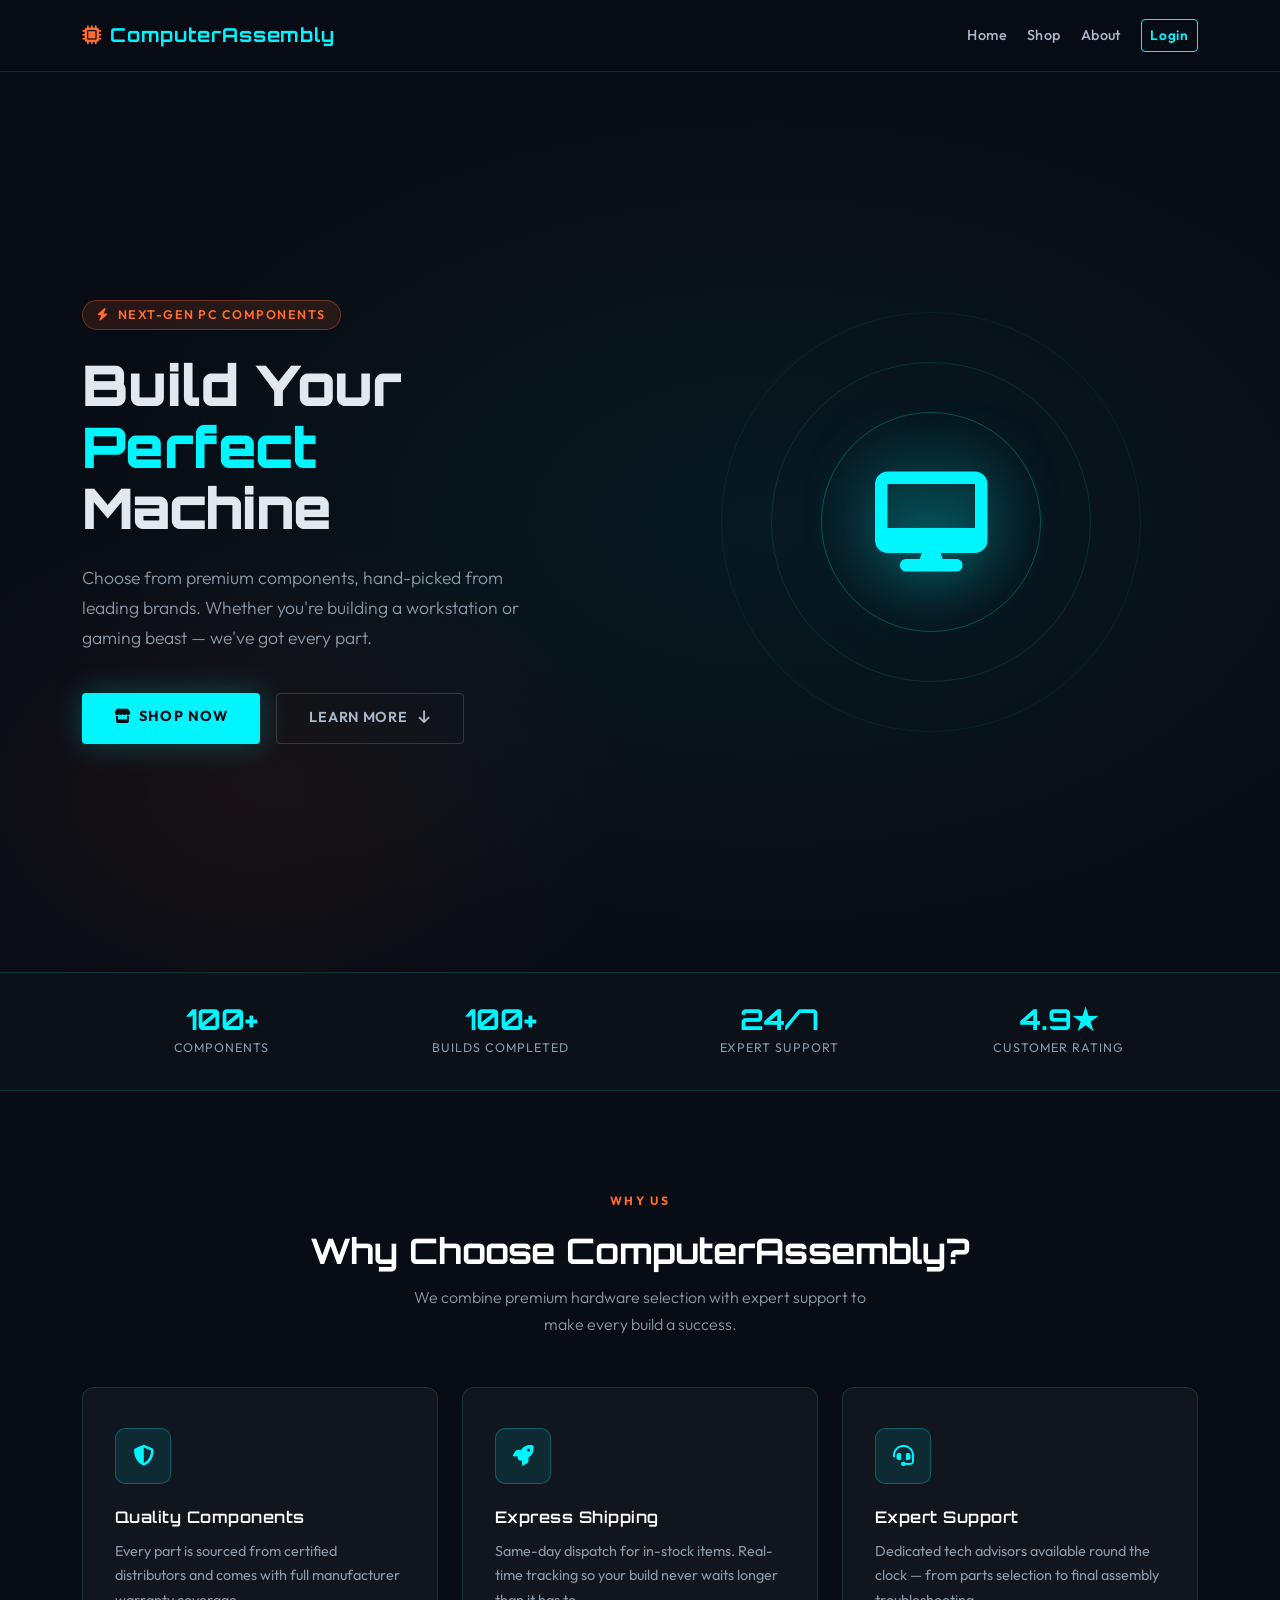
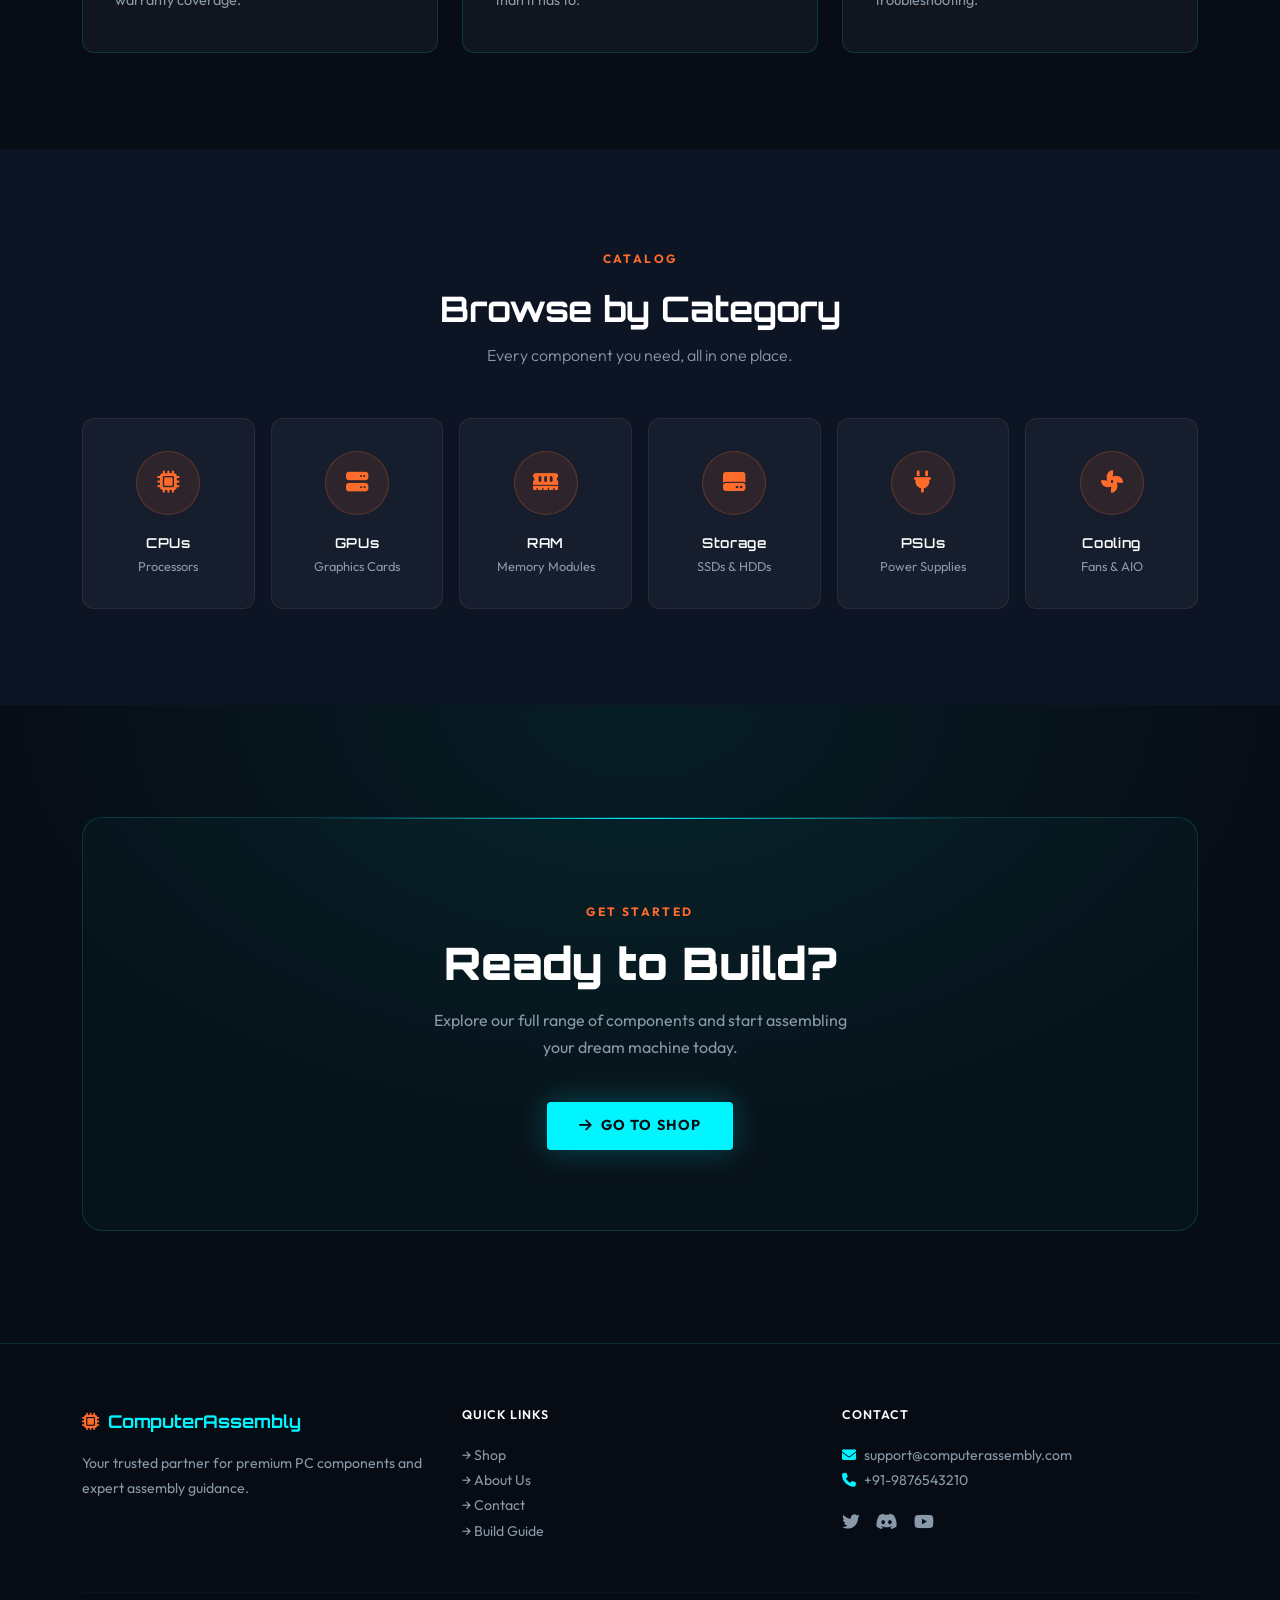
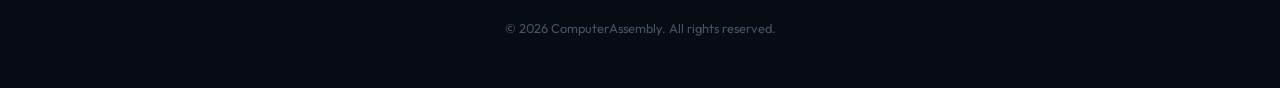
<file: computer-assembly/index.html>
<!DOCTYPE html>
<html lang="en">
<head>
    <meta charset="UTF-8">
    <meta name="viewport" content="width=device-width, initial-scale=1.0">
    <title>ComputerAssembly — Build Your PC</title>
    <link href="https://cdn.jsdelivr.net/npm/bootstrap@5.3.0/dist/css/bootstrap.min.css" rel="stylesheet">
    <link rel="stylesheet" href="https://cdnjs.cloudflare.com/ajax/libs/font-awesome/6.4.0/css/all.min.css">
    <link href="https://fonts.googleapis.com/css2?family=Orbitron:wght@400;600;700;900&family=Outfit:wght@300;400;500;600&display=swap" rel="stylesheet">

    <style>
        :root {
            --cyan: #00f5ff;
            --orange: #ff6b2b;
            --dark: #080c14;
            --dark2: #0d1424;
            --dark3: #111827;
            --card-bg: rgba(255,255,255,0.04);
            --border: rgba(0,245,255,0.15);
            --text-muted: #8899aa;
        }

        * { box-sizing: border-box; margin: 0; padding: 0; }

        body {
            background: var(--dark);
            color: #e2e8f0;
            font-family: 'Outfit', sans-serif;
            font-weight: 400;
            overflow-x: hidden;
        }

        /* ─── GRID OVERLAY ──────────────────────────── */
        body::before {
            content: '';
            position: fixed;
            inset: 0;
            background-image:
                linear-gradient(rgba(0,245,255,0.03) 1px, transparent 1px),
                linear-gradient(90deg, rgba(0,245,255,0.03) 1px, transparent 1px);
            background-size: 60px 60px;
            pointer-events: none;
            z-index: 0;
        }

        /* ─── NAVBAR ────────────────────────────────── */
        .navbar {
            background: rgba(8,12,20,0.85) !important;
            backdrop-filter: blur(20px);
            border-bottom: 1px solid var(--border);
            padding: 1rem 0;
            z-index: 100;
        }

        .navbar-brand {
            font-family: 'Orbitron', monospace;
            font-weight: 700;
            font-size: 1.2rem;
            color: var(--cyan) !important;
            letter-spacing: 0.05em;
            display: flex;
            align-items: center;
            gap: 0.5rem;
        }

        .navbar-brand i {
            color: var(--orange);
        }

        .nav-link {
            color: #aab8cc !important;
            font-weight: 500;
            letter-spacing: 0.03em;
            transition: color 0.2s;
            font-size: 0.9rem;
        }

        .nav-link:hover { color: var(--cyan) !important; }

        .btn-nav-login {
            background: transparent;
            border: 1px solid var(--cyan);
            color: var(--cyan) !important;
            padding: 0.35rem 1.1rem;
            border-radius: 4px;
            font-size: 0.85rem;
            font-weight: 600;
            letter-spacing: 0.06em;
            transition: all 0.25s;
        }

        .btn-nav-login:hover {
            background: var(--cyan);
            color: var(--dark) !important;
        }

        /* ─── HERO ──────────────────────────────────── */
        .hero {
            position: relative;
            min-height: 100vh;
            display: flex;
            align-items: center;
            overflow: hidden;
            background: radial-gradient(ellipse 80% 70% at 60% 50%, rgba(0,245,255,0.06) 0%, transparent 70%),
                        radial-gradient(ellipse 50% 50% at 20% 80%, rgba(255,107,43,0.07) 0%, transparent 60%),
                        var(--dark);
        }

        /* animated rings behind the icon */
        .hero-visual {
            position: relative;
            display: flex;
            align-items: center;
            justify-content: center;
            height: 400px;
        }

        .ring {
            position: absolute;
            border-radius: 50%;
            border: 1px solid;
            animation: pulse-ring 3s ease-in-out infinite;
        }

        .ring-1 { width: 220px; height: 220px; border-color: rgba(0,245,255,0.25); animation-delay: 0s; }
        .ring-2 { width: 320px; height: 320px; border-color: rgba(0,245,255,0.12); animation-delay: 0.6s; }
        .ring-3 { width: 420px; height: 420px; border-color: rgba(0,245,255,0.07); animation-delay: 1.2s; }

        @keyframes pulse-ring {
            0%, 100% { transform: scale(1); opacity: 1; }
            50% { transform: scale(1.05); opacity: 0.6; }
        }

        .hero-icon {
            font-size: 100px;
            color: var(--cyan);
            text-shadow: 0 0 60px rgba(0,245,255,0.5), 0 0 120px rgba(0,245,255,0.2);
            animation: float 4s ease-in-out infinite;
            position: relative;
            z-index: 2;
        }

        @keyframes float {
            0%, 100% { transform: translateY(0); }
            50% { transform: translateY(-14px); }
        }

        .hero-eyebrow {
            display: inline-flex;
            align-items: center;
            gap: 0.5rem;
            background: rgba(255,107,43,0.12);
            border: 1px solid rgba(255,107,43,0.35);
            color: var(--orange);
            padding: 0.3rem 0.9rem;
            border-radius: 50px;
            font-size: 0.78rem;
            font-weight: 600;
            letter-spacing: 0.12em;
            text-transform: uppercase;
            margin-bottom: 1.5rem;
        }

        .hero h1 {
            font-family: 'Orbitron', monospace;
            font-size: clamp(2rem, 5vw, 3.5rem);
            font-weight: 900;
            line-height: 1.1;
            letter-spacing: -0.01em;
            margin-bottom: 1.5rem;
        }

        .hero h1 .accent { color: var(--cyan); }

        .hero p.lead {
            color: var(--text-muted);
            font-size: 1.1rem;
            font-weight: 300;
            line-height: 1.7;
            margin-bottom: 2.5rem;
            max-width: 480px;
        }

        .btn-primary-custom {
            background: var(--cyan);
            color: var(--dark);
            border: none;
            padding: 0.85rem 2rem;
            font-weight: 700;
            font-size: 0.9rem;
            letter-spacing: 0.08em;
            text-transform: uppercase;
            border-radius: 4px;
            text-decoration: none;
            display: inline-block;
            transition: all 0.25s;
            box-shadow: 0 0 30px rgba(0,245,255,0.25);
        }

        .btn-primary-custom:hover {
            background: #fff;
            color: var(--dark);
            transform: translateY(-2px);
            box-shadow: 0 8px 40px rgba(0,245,255,0.35);
        }

        .btn-ghost-custom {
            background: transparent;
            color: #aab8cc;
            border: 1px solid rgba(255,255,255,0.15);
            padding: 0.85rem 2rem;
            font-weight: 600;
            font-size: 0.9rem;
            letter-spacing: 0.05em;
            text-transform: uppercase;
            border-radius: 4px;
            text-decoration: none;
            display: inline-block;
            transition: all 0.25s;
        }

        .btn-ghost-custom:hover {
            border-color: var(--cyan);
            color: var(--cyan);
        }

        /* stats strip */
        .stats-strip {
            border-top: 1px solid var(--border);
            border-bottom: 1px solid var(--border);
            background: rgba(255,255,255,0.02);
            padding: 1.5rem 0;
        }

        .stat-item {
            text-align: center;
            padding: 0.5rem 1rem;
        }

        .stat-number {
            font-family: 'Orbitron', monospace;
            font-size: 1.8rem;
            font-weight: 700;
            color: var(--cyan);
            display: block;
            line-height: 1;
        }

        .stat-label {
            color: var(--text-muted);
            font-size: 0.78rem;
            letter-spacing: 0.08em;
            text-transform: uppercase;
            margin-top: 0.35rem;
            display: block;
        }

        /* ─── FEATURES ──────────────────────────────── */
        .section-label {
            display: inline-block;
            color: var(--orange);
            font-size: 0.75rem;
            font-weight: 700;
            letter-spacing: 0.2em;
            text-transform: uppercase;
            margin-bottom: 0.75rem;
        }

        .section-title {
            font-family: 'Orbitron', monospace;
            font-size: clamp(1.5rem, 3vw, 2.2rem);
            font-weight: 700;
            color: #fff;
            margin-bottom: 0.75rem;
        }

        .section-sub {
            color: var(--text-muted);
            font-weight: 300;
            max-width: 480px;
            margin: 0 auto 3rem;
            line-height: 1.7;
        }

        section.features { padding: 6rem 0; position: relative; z-index: 1; }

        .feature-card {
            background: var(--card-bg);
            border: 1px solid var(--border);
            border-radius: 12px;
            padding: 2.5rem 2rem;
            height: 100%;
            transition: all 0.35s;
            position: relative;
            overflow: hidden;
        }

        .feature-card::before {
            content: '';
            position: absolute;
            top: 0; left: 0; right: 0;
            height: 2px;
            background: linear-gradient(90deg, transparent, var(--cyan), transparent);
            opacity: 0;
            transition: opacity 0.35s;
        }

        .feature-card:hover {
            border-color: rgba(0,245,255,0.35);
            transform: translateY(-6px);
            background: rgba(0,245,255,0.04);
        }

        .feature-card:hover::before { opacity: 1; }

        .feature-icon {
            width: 56px; height: 56px;
            background: rgba(0,245,255,0.1);
            border: 1px solid rgba(0,245,255,0.25);
            border-radius: 10px;
            display: flex; align-items: center; justify-content: center;
            font-size: 1.3rem;
            color: var(--cyan);
            margin-bottom: 1.5rem;
            transition: all 0.35s;
        }

        .feature-card:hover .feature-icon {
            background: rgba(0,245,255,0.2);
            box-shadow: 0 0 20px rgba(0,245,255,0.2);
        }

        .feature-card h4 {
            font-family: 'Orbitron', monospace;
            font-size: 1rem;
            font-weight: 600;
            color: #fff;
            margin-bottom: 0.75rem;
            letter-spacing: 0.03em;
        }

        .feature-card p {
            color: var(--text-muted);
            font-size: 0.9rem;
            line-height: 1.7;
            margin: 0;
        }

        /* ─── CATEGORIES ────────────────────────────── */
        section.categories { padding: 6rem 0; background: var(--dark2); position: relative; z-index: 1; }

        .cat-card {
            background: var(--card-bg);
            border: 1px solid rgba(255,255,255,0.07);
            border-radius: 12px;
            padding: 2rem 1.5rem;
            text-align: center;
            cursor: pointer;
            transition: all 0.3s;
            position: relative;
            overflow: hidden;
        }

        .cat-card::after {
            content: '';
            position: absolute;
            inset: 0;
            background: radial-gradient(circle at 50% 100%, rgba(255,107,43,0.12) 0%, transparent 70%);
            opacity: 0;
            transition: opacity 0.35s;
        }

        .cat-card:hover { border-color: rgba(255,107,43,0.4); transform: translateY(-4px); }
        .cat-card:hover::after { opacity: 1; }

        .cat-icon {
            width: 64px; height: 64px;
            border-radius: 50%;
            background: rgba(255,107,43,0.1);
            border: 1px solid rgba(255,107,43,0.25);
            display: flex; align-items: center; justify-content: center;
            margin: 0 auto 1.25rem;
            font-size: 1.4rem;
            color: var(--orange);
            transition: all 0.3s;
        }

        .cat-card:hover .cat-icon {
            background: rgba(238, 10, 10, 0.2);
            box-shadow: 0 0 25px rgba(255,107,43,0.25);
        }

        .cat-card h5 {
            font-family: 'Orbitron', monospace;
            font-size: 0.85rem;
            font-weight: 600;
            color: #fff;
            letter-spacing: 0.05em;
            margin-bottom: 0.4rem;
        }

        .cat-card p {
            color: var(--text-muted);
            font-size: 0.8rem;
            margin: 0;
        }

        /* ─── CTA ───────────────────────────────────── */
        section.cta {
            padding: 7rem 0;
            position: relative;
            overflow: hidden;
            z-index: 1;
        }

        section.cta::before {
            content: '';
            position: absolute;
            inset: 0;
            background: radial-gradient(ellipse 80% 100% at 50% 0%, rgba(0,245,255,0.08) 0%, transparent 70%);
        }

        .cta-box {
            border: 1px solid var(--border);
            background: rgba(0,245,255,0.03);
            border-radius: 20px;
            padding: 5rem 3rem;
            text-align: center;
            position: relative;
            overflow: hidden;
        }

        .cta-box::before {
            content: '';
            position: absolute;
            top: 0; left: 50%; transform: translateX(-50%);
            width: 60%;
            height: 1px;
            background: linear-gradient(90deg, transparent, var(--cyan), transparent);
        }

        .cta-box h2 {
            font-family: 'Orbitron', monospace;
            font-size: clamp(1.5rem, 4vw, 2.8rem);
            font-weight: 900;
            color: #fff;
            margin-bottom: 1rem;
        }

        .cta-box p {
            color: var(--text-muted);
            font-size: 1rem;
            max-width: 440px;
            margin: 0 auto 2.5rem;
            line-height: 1.7;
        }

        /* ─── FOOTER ────────────────────────────────── */
        footer {
            background: rgba(8,12,20,0.95);
            border-top: 1px solid var(--border);
            padding: 4rem 0 2rem;
            position: relative;
            z-index: 1;
        }

        footer .brand {
            font-family: 'Orbitron', monospace;
            font-weight: 700;
            font-size: 1.1rem;
            color: var(--cyan);
            display: flex;
            align-items: center;
            gap: 0.5rem;
            margin-bottom: 1rem;
        }

        footer .brand i { color: var(--orange); }

        footer p, footer li { color: var(--text-muted); font-size: 0.88rem; line-height: 1.8; }

        footer h6 {
            color: #fff;
            font-weight: 600;
            letter-spacing: 0.08em;
            text-transform: uppercase;
            font-size: 0.78rem;
            margin-bottom: 1.2rem;
        }

        footer a {
            color: var(--text-muted);
            text-decoration: none;
            transition: color 0.2s;
        }

        footer a:hover { color: var(--cyan); }

        .footer-divider {
            border-color: var(--border);
            margin: 2rem 0 1.5rem;
        }

        .footer-copy {
            color: #445566;
            font-size: 0.8rem;
            text-align: center;
        }

        /* ─── SCROLLBAR ─────────────────────────────── */
        ::-webkit-scrollbar { width: 6px; }
        ::-webkit-scrollbar-track { background: var(--dark); }
        ::-webkit-scrollbar-thumb { background: rgba(0,245,255,0.3); border-radius: 3px; }

        /* ─── ANIMATIONS ────────────────────────────── */
        .fade-up {
            opacity: 0;
            transform: translateY(30px);
            transition: opacity 0.7s ease, transform 0.7s ease;
        }
        .fade-up.visible { opacity: 1; transform: translateY(0); }

        .delay-1 { transition-delay: 0.1s; }
        .delay-2 { transition-delay: 0.2s; }
        .delay-3 { transition-delay: 0.3s; }
        .delay-4 { transition-delay: 0.4s; }
        .delay-5 { transition-delay: 0.5s; }
    </style>
</head>
<body>

    <!-- Navigation -->
    <nav class="navbar navbar-expand-lg sticky-top">
        <div class="container">
            <a class="navbar-brand" href="index.html">
                <i class="fas fa-microchip"></i> ComputerAssembly
            </a>
            <button class="navbar-toggler border-0" type="button" data-bs-toggle="collapse" data-bs-target="#navbarNav"
                    style="color:var(--cyan)">
                <i class="fas fa-bars"></i>
            </button>
            <div class="collapse navbar-collapse" id="navbarNav">
                <ul class="navbar-nav ms-auto align-items-center gap-1">
                    <li class="nav-item"><a class="nav-link" href="index.html">Home</a></li>
                    <li class="nav-item"><a class="nav-link" href="shop.html">Shop</a></li>
                    <li class="nav-item"><a class="nav-link" href="#about">About</a></li>
                    <li class="nav-item" id="nav-auth">
                        <a class="nav-link btn-nav-login ms-2" href="login.html">Login</a>
                    </li>
                    <li class="nav-item" id="nav-user" style="display:none;">
                        <div class="dropdown ms-2">
                            <button class="btn btn-outline-light dropdown-toggle" type="button" data-bs-toggle="dropdown">
                                <i class="fas fa-user"></i> <span id="username-display">User</span>
                            </button>
                            <ul class="dropdown-menu dropdown-menu-dark">
                                <li><a class="dropdown-item" href="cart.html"><i class="fas fa-shopping-cart me-2"></i>Cart</a></li>
                                <li><a class="dropdown-item" href="orders.html"><i class="fas fa-box me-2"></i>My Orders</a></li>
                                <li><hr class="dropdown-divider"></li>
                                <li><a class="dropdown-item" href="#" onclick="logout()"><i class="fas fa-sign-out-alt me-2"></i>Logout</a></li>
                            </ul>
                        </div>
                    </li>
                </ul>
            </div>
        </div>
    </nav>

    <!-- Hero Section -->
    <section class="hero">
        <div class="container" style="position:relative;z-index:2;">
            <div class="row align-items-center g-5">
                <div class="col-lg-6">
                    <div class="hero-eyebrow">
                        <i class="fas fa-bolt"></i> Next-Gen PC Components
                    </div>
                    <h1>Build Your <span class="accent">Perfect</span><br>Machine</h1>
                    <p class="lead">Choose from premium components, hand-picked from leading brands. Whether you're building a workstation or gaming beast — we've got every part.</p>
                    <div class="d-flex gap-3 flex-wrap">
                        <a href="shop.html" class="btn-primary-custom">
                            <i class="fas fa-store me-2"></i>Shop Now
                        </a>
                        <a href="#about" class="btn-ghost-custom">
                            Learn More <i class="fas fa-arrow-down ms-2"></i>
                        </a>
                    </div>
                </div>
                <div class="col-lg-6">
                    <div class="hero-visual">
                        <div class="ring ring-1"></div>
                        <div class="ring ring-2"></div>
                        <div class="ring ring-3"></div>
                        <i class="fas fa-desktop hero-icon"></i>
                    </div>
                </div>
            </div>
        </div>
    </section>

    <!-- Stats Strip -->
    <div class="stats-strip" style="position:relative;z-index:1;">
        <div class="container">
            <div class="row justify-content-center g-0">
                <div class="col-6 col-md-3 stat-item">
                    <span class="stat-number">100+</span>
                    <span class="stat-label">Components</span>
                </div>
                <div class="col-6 col-md-3 stat-item">
                    <span class="stat-number">100+</span>
                    <span class="stat-label">Builds Completed</span>
                </div>
                <div class="col-6 col-md-3 stat-item">
                    <span class="stat-number">24/7</span>
                    <span class="stat-label">Expert Support</span>
                </div>
                <div class="col-6 col-md-3 stat-item">
                    <span class="stat-number">4.9★</span>
                    <span class="stat-label">Customer Rating</span>
                </div>
            </div>
        </div>
    </div>

    <!-- Features Section -->
    <section class="features" id="about">
        <div class="container">
            <div class="text-center mb-2 fade-up">
                <span class="section-label">Why Us</span>
            </div>
            <div class="text-center fade-up delay-1">
                <h2 class="section-title">Why Choose ComputerAssembly?</h2>
            </div>
            <p class="section-sub text-center fade-up delay-2">We combine premium hardware selection with expert support to make every build a success.</p>

            <div class="row g-4">
                <div class="col-md-4 fade-up delay-2">
                    <div class="feature-card">
                        <div class="feature-icon">
                            <i class="fas fa-shield-alt"></i>
                        </div>
                        <h4>Quality Components</h4>
                        <p>Every part is sourced from certified distributors and comes with full manufacturer warranty coverage.</p>
                    </div>
                </div>
                <div class="col-md-4 fade-up delay-3">
                    <div class="feature-card">
                        <div class="feature-icon">
                            <i class="fas fa-rocket"></i>
                        </div>
                        <h4>Express Shipping</h4>
                        <p>Same-day dispatch for in-stock items. Real-time tracking so your build never waits longer than it has to.</p>
                    </div>
                </div>
                <div class="col-md-4 fade-up delay-4">
                    <div class="feature-card">
                        <div class="feature-icon">
                            <i class="fas fa-headset"></i>
                        </div>
                        <h4>Expert Support</h4>
                        <p>Dedicated tech advisors available round the clock — from parts selection to final assembly troubleshooting.</p>
                    </div>
                </div>
            </div>
        </div>
    </section>

    <!-- Categories Preview -->
    <section class="categories">
        <div class="container">
            <div class="text-center mb-2 fade-up">
                <span class="section-label">Catalog</span>
            </div>
            <div class="text-center fade-up delay-1">
                <h2 class="section-title">Browse by Category</h2>
            </div>
            <p class="section-sub text-center fade-up delay-2">Every component you need, all in one place.</p>

            <div class="row g-3" id="categories-preview">
                <div class="col-6 col-md-4 col-lg-2 fade-up delay-1">
                    <div class="cat-card">
                        <div class="cat-icon"><i class="fas fa-microchip"></i></div>
                        <h5>CPUs</h5>
                        <p>Processors</p>
                    </div>
                </div>
                <div class="col-6 col-md-4 col-lg-2 fade-up delay-2">
                    <div class="cat-card">
                        <div class="cat-icon"><i class="fas fa-server"></i></div>
                        <h5>GPUs</h5>
                        <p>Graphics Cards</p>
                    </div>
                </div>
                <div class="col-6 col-md-4 col-lg-2 fade-up delay-3">
                    <div class="cat-card">
                        <div class="cat-icon"><i class="fas fa-memory"></i></div>
                        <h5>RAM</h5>
                        <p>Memory Modules</p>
                    </div>
                </div>
                <div class="col-6 col-md-4 col-lg-2 fade-up delay-4">
                    <div class="cat-card">
                        <div class="cat-icon"><i class="fas fa-hdd"></i></div>
                        <h5>Storage</h5>
                        <p>SSDs & HDDs</p>
                    </div>
                </div>
                <div class="col-6 col-md-4 col-lg-2 fade-up delay-5">
                    <div class="cat-card">
                        <div class="cat-icon"><i class="fas fa-plug"></i></div>
                        <h5>PSUs</h5>
                        <p>Power Supplies</p>
                    </div>
                </div>
                <div class="col-6 col-md-4 col-lg-2 fade-up delay-5">
                    <div class="cat-card">
                        <div class="cat-icon"><i class="fas fa-fan"></i></div>
                        <h5>Cooling</h5>
                        <p>Fans & AIO</p>
                    </div>
                </div>
            </div>
        </div>
    </section>

    <!-- CTA Section -->
    <section class="cta">
        <div class="container" style="position:relative;z-index:2;">
            <div class="cta-box fade-up">
                <div class="section-label mb-3">Get Started</div>
                <h2>Ready to Build?</h2>
                <p>Explore our full range of components and start assembling your dream machine today.</p>
                <a href="shop.html" class="btn-primary-custom">
                    <i class="fas fa-arrow-right me-2"></i>Go to Shop
                </a>
            </div>
        </div>
    </section>

    <!-- Footer -->
    <footer>
        <div class="container">
            <div class="row g-4">
                <div class="col-md-4">
                    <div class="brand"><i class="fas fa-microchip"></i> ComputerAssembly</div>
                    <p>Your trusted partner for premium PC components and expert assembly guidance.</p>
                </div>
                <div class="col-md-4">
                    <h6>Quick Links</h6>
                    <ul class="list-unstyled">
                        <li><a href="shop.html">→ Shop</a></li>
                        <li><a href="#">→ About Us</a></li>
                        <li><a href="#">→ Contact</a></li>
                        <li><a href="#">→ Build Guide</a></li>
                    </ul>
                </div>
                <div class="col-md-4">
                    <h6>Contact</h6>
                    <p>
                        <i class="fas fa-envelope me-2" style="color:var(--cyan)"></i>support@computerassembly.com<br>
                        <i class="fas fa-phone me-2" style="color:var(--cyan)"></i>+91-9876543210
                    </p>
                    <div class="d-flex gap-3 mt-2">
                        <a href="#" style="color:var(--text-muted);font-size:1.1rem;"><i class="fab fa-twitter"></i></a>
                        <a href="#" style="color:var(--text-muted);font-size:1.1rem;"><i class="fab fa-discord"></i></a>
                        <a href="#" style="color:var(--text-muted);font-size:1.1rem;"><i class="fab fa-youtube"></i></a>
                    </div>
                </div>
            </div>
            <hr class="footer-divider">
            <p class="footer-copy">&copy; 2026 ComputerAssembly. All rights reserved.</p>
        </div>
    </footer>

    <script src="https://cdn.jsdelivr.net/npm/bootstrap@5.3.0/dist/js/bootstrap.bundle.min.js"></script>
    <script src="js/main.js"></script>
    <script>
        // Intersection Observer for scroll animations
        const observer = new IntersectionObserver((entries) => {
            entries.forEach(e => {
                if (e.isIntersecting) e.target.classList.add('visible');
            });
        }, { threshold: 0.12 });

        document.querySelectorAll('.fade-up').forEach(el => observer.observe(el));
    </script>
</body>
</html>
</file>
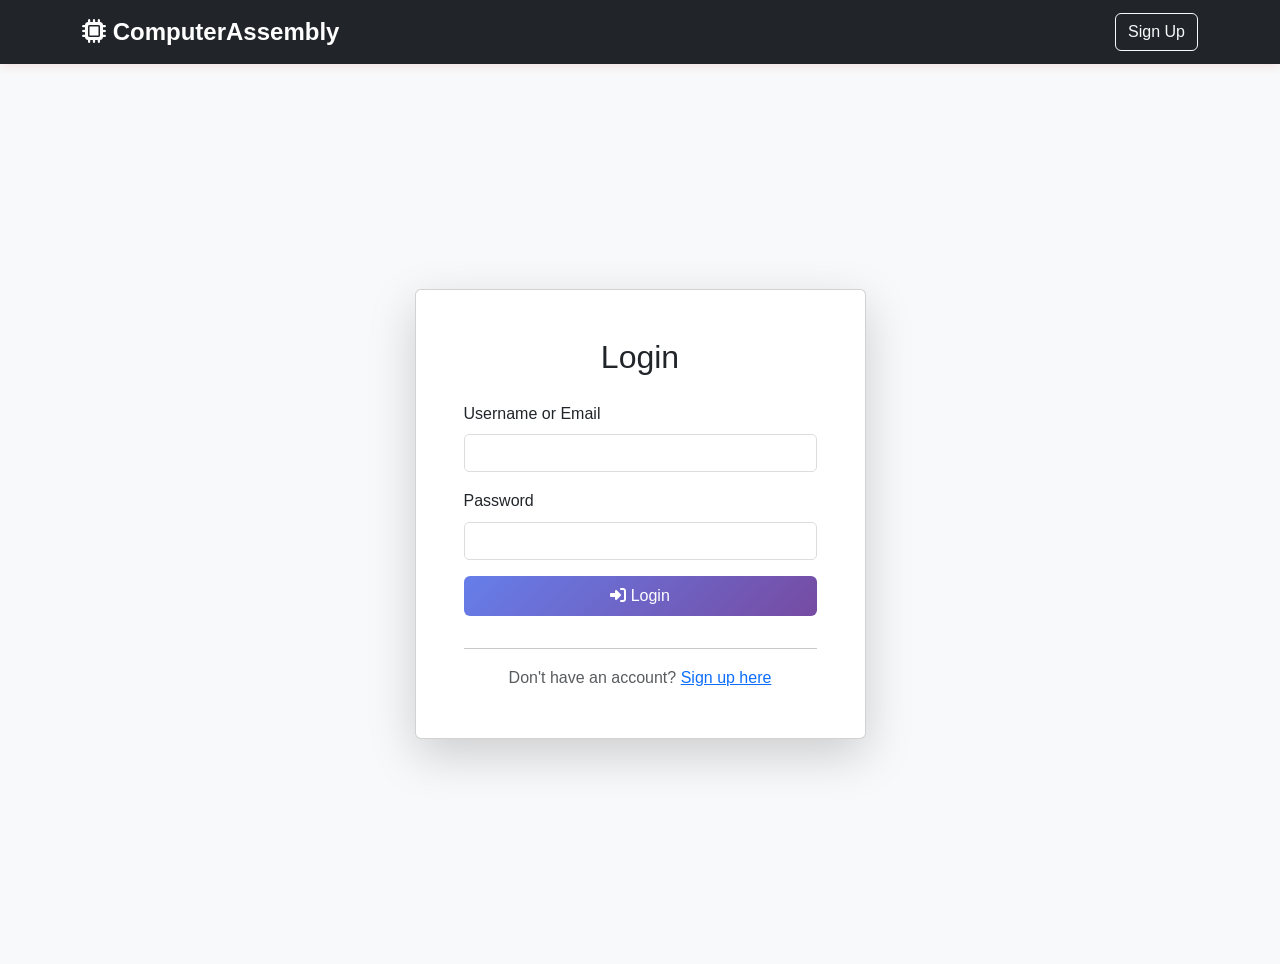
<file: computer-assembly/admin/index.html>
<!DOCTYPE html>
<html lang="en">
<head>
  <meta charset="UTF-8">
  <meta name="viewport" content="width=device-width, initial-scale=1.0">
  <title>Admin — ComputerAssembly</title>
  <link rel="stylesheet" href="https://cdnjs.cloudflare.com/ajax/libs/font-awesome/6.4.0/css/all.min.css">
  <link rel="stylesheet" href="css/admin.css">
</head>
<body>

<!-- ═══════════════════════════════ SIDEBAR ═══════════════════════════════ -->
<aside class="sidebar" id="sidebar">
  <div class="sidebar-logo">
    <i class="fas fa-microchip"></i>
    <span>ComputerAssembly</span>
  </div>

  <nav class="sidebar-nav">
    <a class="nav-link active" data-page="dashboard"><i class="fas fa-chart-pie"></i><span>Dashboard</span></a>
    <a class="nav-link"        data-page="products" ><i class="fas fa-boxes"></i><span>Products</span></a>
    <a class="nav-link"        data-page="orders"   ><i class="fas fa-receipt"></i><span>Orders</span></a>
    <a class="nav-link"        data-page="users"    ><i class="fas fa-users"></i><span>Users</span></a>
    <a class="nav-link"        data-page="categories"><i class="fas fa-layer-group"></i><span>Categories</span></a>
    <a class="nav-link"        data-page="reviews"  ><i class="fas fa-star"></i><span>Reviews</span></a>
  </nav>

  <div class="sidebar-footer">
    <a href="../index.html" class="nav-link"><i class="fas fa-store"></i><span>View Store</span></a>
    <a href="#" id="logoutBtn" class="nav-link logout"><i class="fas fa-sign-out-alt"></i><span>Logout</span></a>
  </div>
</aside>

<!-- ══════════════════════════════ MAIN AREA ══════════════════════════════ -->
<div class="main-wrap">

  <!-- Topbar -->
  <header class="topbar">
    <button class="sidebar-toggle" id="sidebarToggle"><i class="fas fa-bars"></i></button>
    <div class="topbar-title" id="topbarTitle">Dashboard</div>
    <div class="topbar-right">
      <span class="admin-badge"><i class="fas fa-shield-alt"></i> Admin</span>
      <span class="admin-name" id="adminName">—</span>
    </div>
  </header>

  <!-- Toast -->
  <div class="toast" id="toast"></div>

  <!-- ─────────────────── DASHBOARD ─────────────────── -->
  <section class="page active" id="page-dashboard">
    <div class="stat-grid">
      <div class="stat-card blue">
        <div class="stat-icon"><i class="fas fa-receipt"></i></div>
        <div class="stat-body"><div class="stat-val" id="s-orders">—</div><div class="stat-label">Total Orders</div></div>
      </div>
      <div class="stat-card green">
        <div class="stat-icon"><i class="fas fa-rupee-sign"></i></div>
        <div class="stat-body"><div class="stat-val" id="s-revenue">—</div><div class="stat-label">Total Revenue</div></div>
      </div>
      <div class="stat-card purple">
        <div class="stat-icon"><i class="fas fa-boxes"></i></div>
        <div class="stat-body"><div class="stat-val" id="s-products">—</div><div class="stat-label">Products</div></div>
      </div>
      <div class="stat-card orange">
        <div class="stat-icon"><i class="fas fa-users"></i></div>
        <div class="stat-body"><div class="stat-val" id="s-users">—</div><div class="stat-label">Users</div></div>
      </div>
    </div>

    <div class="dash-grid">
      <div class="card">
        <div class="card-head"><h3>Recent Orders</h3></div>
        <div class="table-wrap">
          <table>
            <thead><tr><th>Order #</th><th>Customer</th><th>Amount</th><th>Status</th><th>Date</th></tr></thead>
            <tbody id="dashOrders"><tr><td colspan="5" class="loading-row">Loading…</td></tr></tbody>
          </table>
        </div>
      </div>
      <div class="card">
        <div class="card-head"><h3>Pending Actions</h3></div>
        <div id="pendingActions" class="pending-list">Loading…</div>
      </div>
    </div>
  </section>

  <!-- ─────────────────── PRODUCTS ─────────────────── -->
  <section class="page" id="page-products">
    <div class="page-head">
      <h2>Products</h2>
      <button class="btn btn-primary" id="addProductBtn"><i class="fas fa-plus"></i> Add Product</button>
    </div>
    <div class="filter-bar">
      <input type="text"  id="productSearch"   placeholder="Search name or brand…" class="filter-input">
      <select id="productCatFilter" class="filter-select">
        <option value="">All Categories</option>
      </select>
      <select id="productStockFilter" class="filter-select">
        <option value="">All Stock</option>
        <option value="low">Low Stock (≤10)</option>
        <option value="out">Out of Stock</option>
      </select>
    </div>
    <div class="card table-card">
      <div class="table-wrap">
        <table>
          <thead>
            <tr>
              <th>ID</th><th>Name</th><th>Category</th><th>Brand</th>
              <th>Price (₹)</th><th>Stock</th><th>Rating</th><th>Actions</th>
            </tr>
          </thead>
          <tbody id="productsBody"><tr><td colspan="8" class="loading-row">Loading…</td></tr></tbody>
        </table>
      </div>
      <div class="pagination" id="productsPagination"></div>
    </div>
  </section>

  <!-- ─────────────────── ORDERS ─────────────────── -->
  <section class="page" id="page-orders">
    <div class="page-head"><h2>Orders</h2></div>
    <div class="filter-bar">
      <select id="orderStatusFilter" class="filter-select">
        <option value="">All Status</option>
        <option value="pending">Pending</option>
        <option value="processing">Processing</option>
        <option value="shipped">Shipped</option>
        <option value="delivered">Delivered</option>
        <option value="cancelled">Cancelled</option>
      </select>
    </div>
    <div class="card table-card">
      <div class="table-wrap">
        <table>
          <thead>
            <tr><th>Order #</th><th>Customer</th><th>Amount (₹)</th><th>Payment</th><th>Status</th><th>Date</th><th>Actions</th></tr>
          </thead>
          <tbody id="ordersBody"><tr><td colspan="7" class="loading-row">Loading…</td></tr></tbody>
        </table>
      </div>
      <div class="pagination" id="ordersPagination"></div>
    </div>
  </section>

  <!-- ─────────────────── USERS ─────────────────── -->
  <section class="page" id="page-users">
    <div class="page-head"><h2>Users</h2></div>
    <div class="filter-bar">
      <input type="text" id="userSearch" placeholder="Search username or email…" class="filter-input">
    </div>
    <div class="card table-card">
      <div class="table-wrap">
        <table>
          <thead>
            <tr><th>ID</th><th>Username</th><th>Email</th><th>Full Name</th><th>Role</th><th>Orders</th><th>Spent (₹)</th><th>Joined</th></tr>
          </thead>
          <tbody id="usersBody"><tr><td colspan="8" class="loading-row">Loading…</td></tr></tbody>
        </table>
      </div>
      <div class="pagination" id="usersPagination"></div>
    </div>
  </section>

  <!-- ─────────────────── CATEGORIES ─────────────────── -->
  <section class="page" id="page-categories">
    <div class="page-head">
      <h2>Categories</h2>
      <button class="btn btn-primary" id="addCategoryBtn"><i class="fas fa-plus"></i> Add Category</button>
    </div>
    <div class="card table-card">
      <div class="table-wrap">
        <table>
          <thead>
            <tr><th>ID</th><th>Name</th><th>Description</th><th>Products</th><th>Created</th><th>Actions</th></tr>
          </thead>
          <tbody id="categoriesBody"><tr><td colspan="6" class="loading-row">Loading…</td></tr></tbody>
        </table>
      </div>
    </div>
  </section>

  <!-- ─────────────────── REVIEWS ─────────────────── -->
  <section class="page" id="page-reviews">
    <div class="page-head"><h2>Reviews</h2></div>
    <div class="filter-bar">
      <select id="reviewRatingFilter" class="filter-select">
        <option value="">All Ratings</option>
        <option value="5">★★★★★ 5</option>
        <option value="4">★★★★☆ 4</option>
        <option value="3">★★★☆☆ 3</option>
        <option value="2">★★☆☆☆ 2</option>
        <option value="1">★☆☆☆☆ 1</option>
      </select>
    </div>
    <div class="card table-card">
      <div class="table-wrap">
        <table>
          <thead>
            <tr><th>Product</th><th>User</th><th>Rating</th><th>Title</th><th>Comment</th><th>Verified</th><th>Date</th><th>Actions</th></tr>
          </thead>
          <tbody id="reviewsBody"><tr><td colspan="8" class="loading-row">Loading…</td></tr></tbody>
        </table>
      </div>
    </div>
  </section>

</div><!-- /main-wrap -->

<!-- ════════════════════════════════ MODALS ════════════════════════════════ -->

<!-- Product Modal -->
<div class="modal-overlay" id="productModal">
  <div class="modal">
    <div class="modal-head">
      <h3 id="productModalTitle">Add Product</h3>
      <button class="modal-close" data-close="productModal">&times;</button>
    </div>
    <form id="productForm" class="modal-body" enctype="multipart/form-data">
      <input type="hidden" id="productId">
      <div class="form-row">
        <div class="form-group">
          <label>Product Name *</label>
          <input type="text" id="productName" required>
        </div>
        <div class="form-group">
          <label>Brand</label>
          <input type="text" id="productBrand">
        </div>
      </div>
      <div class="form-row">
        <div class="form-group">
          <label>Category *</label>
          <select id="productCategory" required>
            <option value="">Select…</option>
          </select>
        </div>
        <div class="form-group">
          <label>Price (₹) *</label>
          <input type="number" id="productPrice" step="0.01" min="0" required>
        </div>
      </div>
      <div class="form-row">
        <div class="form-group">
          <label>Stock Quantity *</label>
          <input type="number" id="productStock" min="0" required>
        </div>
        <div class="form-group">
  <label>Product Image</label>
  <input type="file" id="productImage" accept="image/*">

  <div style="margin-top:10px">
    <img id="productPreview"
         src="../images/default.jpg"
         style="
           width:100px;
           height:100px;
           object-fit:cover;
           border-radius:8px;
           border:1px solid #ddd;
         ">
  </div>
</div>
      </div>
      <div class="form-group full">
        <label>Description</label>
        <textarea id="productDescription" rows="3"></textarea>
      </div>
      <div class="modal-foot">
        <button type="button" class="btn btn-ghost" data-close="productModal">Cancel</button>
        <button type="submit" class="btn btn-primary" id="productSubmitBtn">Save Product</button>
      </div>
    </form>
  </div>
</div>

<!-- Category Modal -->
<div class="modal-overlay" id="categoryModal">
  <div class="modal">
    <div class="modal-head">
      <h3 id="categoryModalTitle">Add Category</h3>
      <button class="modal-close" data-close="categoryModal">&times;</button>
    </div>
    <form id="categoryForm" class="modal-body">
      <input type="hidden" id="categoryId">
      <div class="form-group full">
        <label>Category Name *</label>
        <input type="text" id="categoryName" required>
      </div>
      <div class="form-group full">
        <label>Description</label>
        <textarea id="categoryDescription" rows="3"></textarea>
      </div>
      <div class="modal-foot">
        <button type="button" class="btn btn-ghost" data-close="categoryModal">Cancel</button>
        <button type="submit" class="btn btn-primary">Save Category</button>
      </div>
    </form>
  </div>
</div>

<!-- Order Detail Modal -->
<div class="modal-overlay" id="orderModal">
  <div class="modal modal-lg">
    <div class="modal-head">
      <h3 id="orderModalTitle">Order Details</h3>
      <button class="modal-close" data-close="orderModal">&times;</button>
    </div>
    <div class="modal-body" id="orderModalBody">Loading…</div>
    <div class="modal-foot">
      <label class="inline-label">Update Status:</label>
      <select id="orderStatusUpdate" class="filter-select" style="width:180px">
        <option value="pending">Pending</option>
        <option value="processing">Processing</option>
        <option value="shipped">Shipped</option>
        <option value="delivered">Delivered</option>
        <option value="cancelled">Cancelled</option>
      </select>
      <button class="btn btn-primary" id="updateStatusBtn">Update</button>
      <button class="btn btn-ghost" data-close="orderModal">Close</button>
    </div>
  </div>
</div>

<!-- Confirm Delete Modal -->
<div class="modal-overlay" id="confirmModal">
  <div class="modal modal-sm">
    <div class="modal-head">
      <h3>Confirm Delete</h3>
      <button class="modal-close" data-close="confirmModal">&times;</button>
    </div>
    <div class="modal-body">
      <p id="confirmMsg">Are you sure you want to delete this item? This cannot be undone.</p>
    </div>
    <div class="modal-foot">
      <button class="btn btn-ghost" data-close="confirmModal">Cancel</button>
      <button class="btn btn-danger" id="confirmDeleteBtn">Delete</button>
    </div>
  </div>
</div>

<script src="js/admin.js"></script>
</body>
</html>
</file>
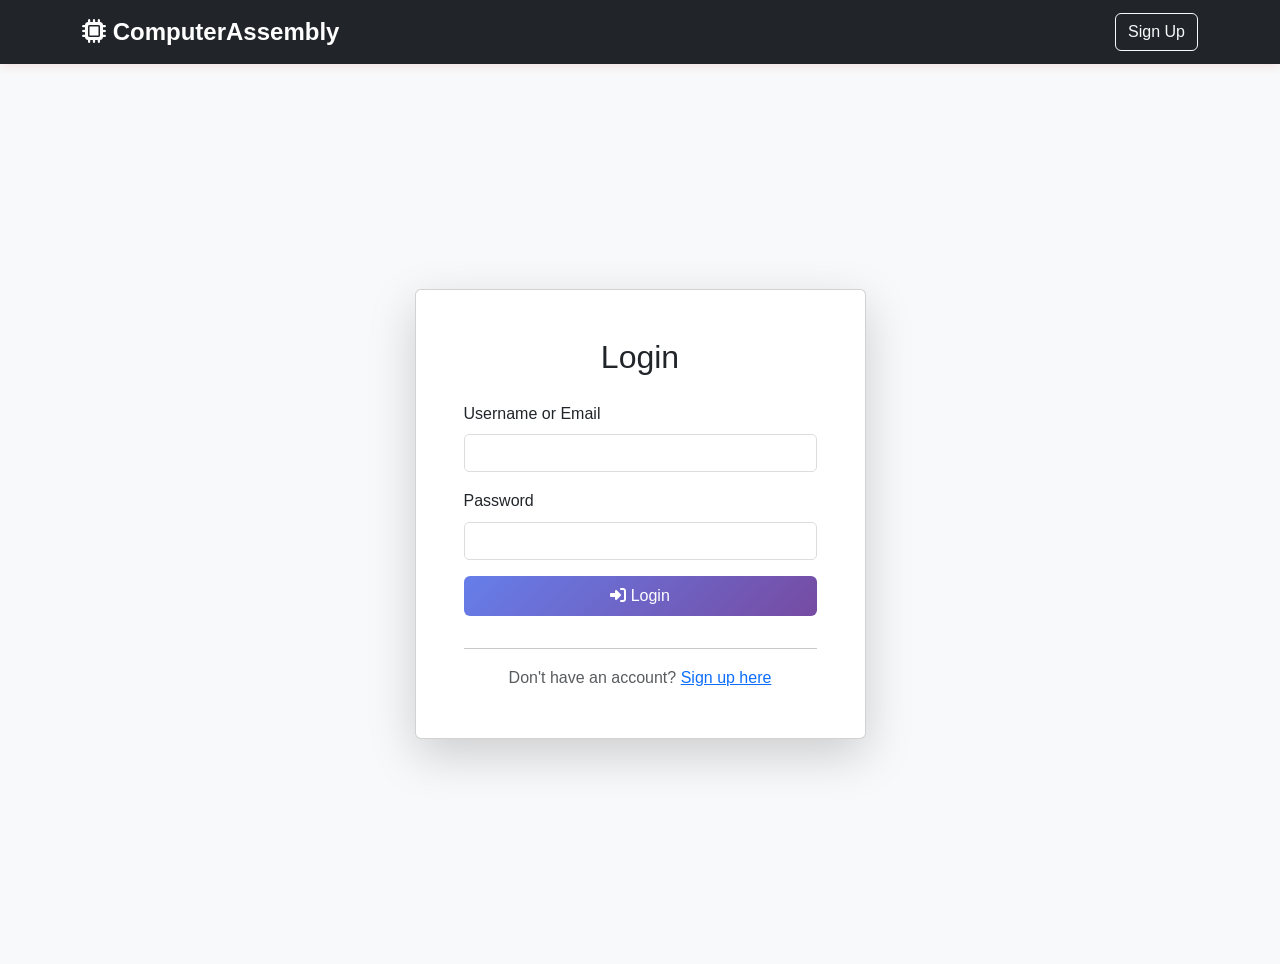
<file: computer-assembly/cart.html>
<!DOCTYPE html>
<html lang="en">

<head>
    <meta charset="UTF-8">
    <meta name="viewport" content="width=device-width, initial-scale=1.0">
    <title>Shopping Cart - ComputerAssembly</title>
    <link href="https://cdn.jsdelivr.net/npm/bootstrap@5.3.0/dist/css/bootstrap.min.css" rel="stylesheet">
    <link rel="stylesheet" href="https://cdnjs.cloudflare.com/ajax/libs/font-awesome/6.4.0/css/all.min.css">
    <link rel="stylesheet" href="css/style.css">
</head>

<body>
    <!-- Navigation -->
    <nav class="navbar navbar-expand-lg navbar-dark bg-dark sticky-top">
        <div class="container">
            <a class="navbar-brand" href="index.html">
                <i class="fas fa-microchip"></i> ComputerAssembly
            </a>
            <button class="navbar-toggler" type="button" data-bs-toggle="collapse" data-bs-target="#navbarNav">
                <span class="navbar-toggler-icon"></span>
            </button>
            <div class="collapse navbar-collapse" id="navbarNav">
                <ul class="navbar-nav ms-auto">
                    <li class="nav-item">
                        <a class="nav-link" href="index.html">Home</a>
                    </li>
                    <li class="nav-item">
                        <a class="nav-link" href="shop.html">Shop</a>
                    </li>
                    <li class="nav-item">
                        <a class="nav-link active" href="cart.html">
                            <i class="fas fa-shopping-cart"></i> Cart
                        </a>
                    </li>
                    <li class="nav-item" id="nav-user" style="display:none;">
                        <div class="dropdown ms-2">
                            <button class="btn btn-outline-light dropdown-toggle" type="button"
                                data-bs-toggle="dropdown">
                                <i class="fas fa-user"></i> <span id="username-display">User</span>
                            </button>
                            <ul class="dropdown-menu">
                                <li><a class="dropdown-item" href="#" onclick="logout()"><i
                                            class="fas fa-sign-out-alt"></i> Logout</a></li>
                            </ul>
                        </div>
                    </li>
                </ul>
            </div>
        </div>
    </nav>

    <div class="container py-5">
        <h2 class="mb-4"><i class="fas fa-shopping-cart"></i> Shopping Cart</h2>

        <div id="cart-message" class="alert d-none" role="alert"></div>

        <div class="row">
            <!-- Cart Items -->
            <div class="col-lg-8">
                <div id="cart-empty" class="alert alert-info text-center py-5">
                    <i class="fas fa-inbox" style="font-size: 48px;"></i>
                    <p class="mt-3 mb-0">Your cart is empty. <a href="shop.html">Continue shopping</a></p>
                </div>

                <div id="cart-items" class="card d-none">
                    <div class="table-responsive">
                        <table class="table table-hover mb-0">
                            <thead class="table-light">
                                <tr>
                                    <th>Product</th>
                                    <th>Price</th>
                                    <th>Quantity</th>
                                    <th>Total</th>
                                    <th></th>
                                </tr>
                            </thead>
                            <tbody id="cart-items-list">
                                <!-- Cart items will be loaded here -->
                            </tbody>
                        </table>
                    </div>
                </div>
            </div>

            <!-- Cart Summary -->
            <div class="col-lg-4">
                <div class="card">
                    <div class="card-header bg-primary text-white">
                        <h5 class="mb-0">Order Summary</h5>
                    </div>
                    <div class="card-body">
                        <div class="d-flex justify-content-between mb-2">
                            <span>Subtotal:</span>
                            <span id="subtotal">$0.00</span>
                        </div>
                        <div class="d-flex justify-content-between mb-2">
                            <span>Shipping:</span>
                            <span id="shipping">$0.00</span>
                        </div>
                        <div class="d-flex justify-content-between mb-2">
                            <span>Tax:</span>
                            <span id="tax">$0.00</span>
                        </div>
                        <hr>
                        <div class="d-flex justify-content-between mb-3">
                            <h5 class="mb-0">Total:</h5>
                            <h5 class="mb-0 text-primary" id="total">$0.00</h5>
                        </div>
                        <button class="btn btn-success w-100 py-2" id="checkout-btn"
                            onclick="window.location='checkout.html'" disabled>
                            <i class="fas fa-credit-card"></i> Proceed to Checkout
                        </button>
                        <a href="shop.html" class="btn btn-outline-primary w-100 mt-2">
                            <i class="fas fa-arrow-left"></i> Continue Shopping
                        </a>
                    </div>
                </div>
            </div>
        </div>
    </div>

    <!-- Footer -->
    <footer class="bg-dark text-white py-5 mt-5">
        <div class="container text-center">
            <p>&copy; 2026 ComputerAssembly. All rights reserved.</p>
        </div>
    </footer>

    <script src="https://cdn.jsdelivr.net/npm/bootstrap@5.3.0/dist/js/bootstrap.bundle.min.js"></script>
    <script src="js/main.js"></script>
    <script src="js/cart.js"></script>
</body>

</html>
</file>
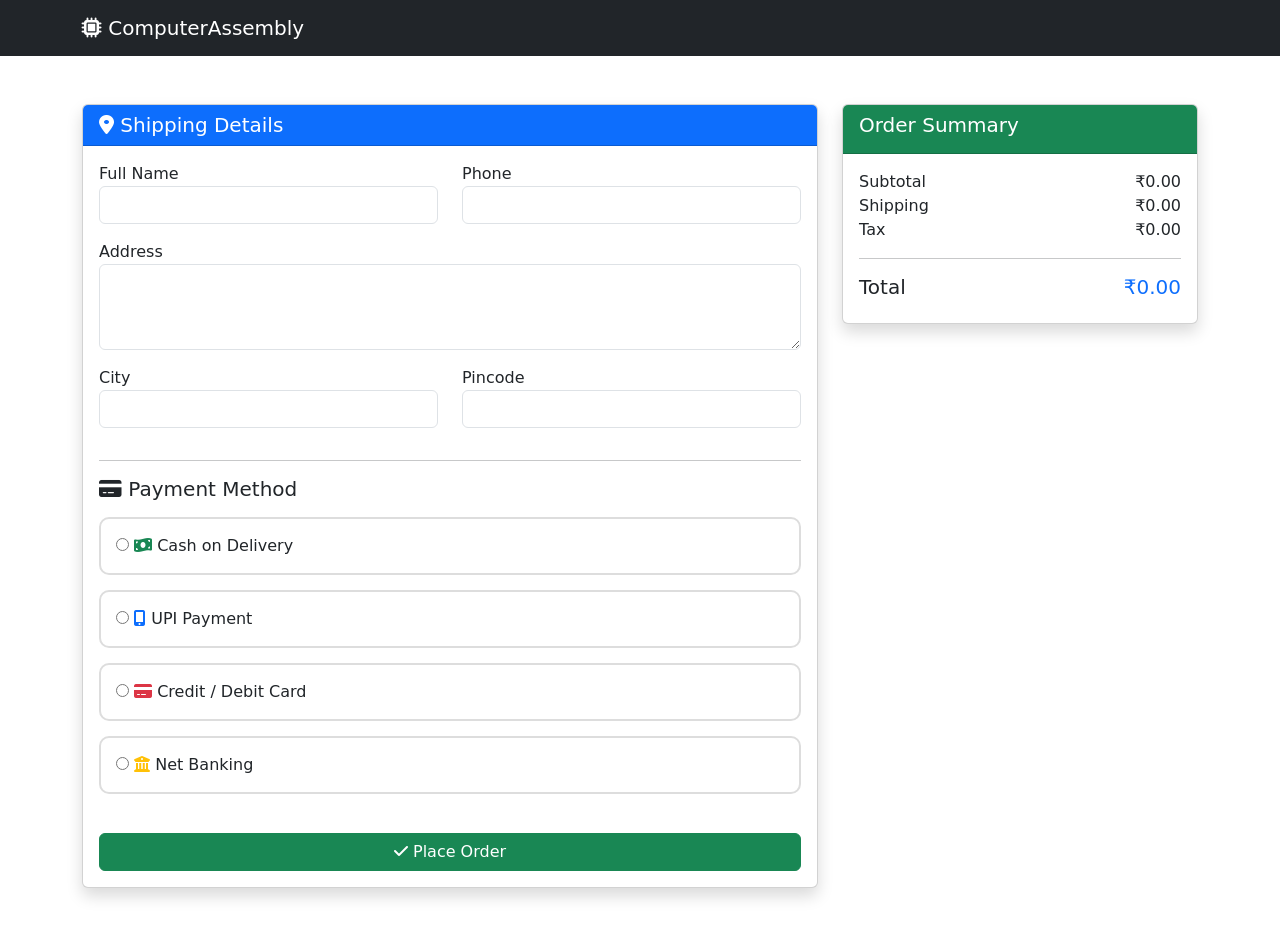
<file: computer-assembly/checkout.html>
<!DOCTYPE html>
<html lang="en">

<head>
    <meta charset="UTF-8">
    <meta name="viewport" content="width=device-width, initial-scale=1.0">
    <title>Checkout - ComputerAssembly</title>

    <link href="https://cdn.jsdelivr.net/npm/bootstrap@5.3.0/dist/css/bootstrap.min.css" rel="stylesheet">
    <link rel="stylesheet" href="https://cdnjs.cloudflare.com/ajax/libs/font-awesome/6.4.0/css/all.min.css">

    <style>
        .payment-card {
            border: 2px solid #ddd;
            border-radius: 10px;
            padding: 15px;
            margin-bottom: 15px;
            cursor: pointer;
            transition: 0.3s;
        }

        .payment-card:hover {
            border-color: #0d6efd;
        }

        .payment-card.active {
            border-color: #0d6efd;
            background: #eef5ff;
        }

        #payment-details {
            display: none;
        }
    </style>
</head>

<body>

    <nav class="navbar navbar-dark bg-dark">
        <div class="container">
            <a class="navbar-brand" href="#">
                <i class="fas fa-microchip"></i>
                ComputerAssembly
            </a>
        </div>
    </nav>

    <div class="container py-5">

        <div class="row">

            <!-- Address Form -->
            <div class="col-md-8">

                <div class="card shadow">
                    <div class="card-header bg-primary text-white">
                        <h5 class="mb-0">
                            <i class="fas fa-map-marker-alt"></i>
                            Shipping Details
                        </h5>
                    </div>

                    <div class="card-body">

                        <form id="checkoutForm">

                            <div class="row">

                                <div class="col-md-6 mb-3">
                                    <label>Full Name</label>
                                    <input id="fullName" type="text" class="form-control" required>
                                </div>

                                <div class="col-md-6 mb-3">
                                    <label>Phone</label>
                                    <input id="phone" type="text" class="form-control" required>
                                </div>

                            </div>

                            <div class="mb-3">
                                <label>Address</label>
                                <textarea id="address" class="form-control" rows="3" required></textarea>
                            </div>

                            <div class="row">

                                <div class="col-md-6 mb-3">
                                    <label>City</label>
                                    <input id="city" type="text" class="form-control" required>
                                </div>

                                <div class="col-md-6 mb-3">
                                    <label>Pincode</label>
                                    <input id="pincode" type="text" class="form-control" required>
                                </div>

                            </div>

                            <hr>

                            <h5 class="mb-3">
                                <i class="fas fa-credit-card"></i>
                                Payment Method
                            </h5>

                            <!-- COD -->
                            <div class="payment-card" onclick="selectPayment('cod',this)">
                                <input type="radio" name="payment" value="Cash on Delivery">
                                <i class="fas fa-money-bill-wave text-success"></i>
                                Cash on Delivery
                            </div>

                            <!-- UPI -->
                            <div class="payment-card" onclick="selectPayment('upi',this)">
                                <input type="radio" name="payment" value="UPI">
                                <i class="fas fa-mobile-alt text-primary"></i>
                                UPI Payment
                            </div>

                            <!-- Card -->
                            <div class="payment-card" onclick="selectPayment('card',this)">
                                <input type="radio" name="payment" value="Card">
                                <i class="fas fa-credit-card text-danger"></i>
                                Credit / Debit Card
                            </div>

                            <!-- Net Banking -->
                            <div class="payment-card" onclick="selectPayment('bank',this)">
                                <input type="radio" name="payment" value="Bank">
                                <i class="fas fa-university text-warning"></i>
                                Net Banking
                            </div>


                            <div id="payment-details">

                                <div id="upiBox" class="d-none mt-3">
                                    <label>UPI ID</label>
                                    <input type="text" class="form-control" placeholder="example@upi">
                                </div>

                                <div id="cardBox" class="d-none mt-3">

                                    <input class="form-control mb-2" placeholder="Card Number">

                                    <div class="row">
                                        <div class="col">
                                            <input class="form-control" placeholder="MM/YY">
                                        </div>

                                        <div class="col">
                                            <input class="form-control" placeholder="CVV">
                                        </div>
                                    </div>

                                </div>

                                <div id="bankBox" class="d-none mt-3">

                                    <select class="form-select">
                                        <option>Select Bank</option>
                                        <option>State Bank of India</option>
                                        <option>HDFC Bank</option>
                                        <option>ICICI Bank</option>
                                        <option>Axis Bank</option>
                                        <option>Kotak Bank</option>
                                    </select>

                                </div>

                            </div>

                            <button class="btn btn-success w-100 mt-4" id="placeOrderBtn">
                                <i class="fas fa-check"></i>
                                Place Order
                            </button>

                        </form>

                    </div>
                </div>

            </div>

            <!-- Order Summary -->
            <div class="col-md-4">

                <div class="card shadow">

                    <div class="card-header bg-success text-white">
                        <h5>Order Summary</h5>
                    </div>

                    <div class="card-body">

                        <div class="d-flex justify-content-between">
                            <span>Subtotal</span>
                            <span id="subtotal-amt">₹0.00</span>
                        </div>

                        <div class="d-flex justify-content-between">
                            <span>Shipping</span>
                            <span id="shipping-amt">₹0.00</span>
                        </div>

                        <div class="d-flex justify-content-between">
                            <span>Tax</span>
                            <span id="tax-amt">₹0.00</span>
                        </div>

                        <hr>

                        <div class="d-flex justify-content-between">
                            <h5>Total</h5>
                            <h5 class="text-primary" id="total-amt">₹0.00</h5>
                        </div>

                    </div>

                </div>

            </div>

        </div>

    </div>

    <script>

        function selectPayment(type, el) {

            document.querySelectorAll(".payment-card")
                .forEach(card => card.classList.remove("active"));

            el.classList.add("active");

            el.querySelector("input").checked = true;

            document.getElementById("payment-details")
                .style.display = "block";

            document.getElementById("upiBox")
                .classList.add("d-none");

            document.getElementById("cardBox")
                .classList.add("d-none");

            document.getElementById("bankBox")
                .classList.add("d-none");

            if (type === "upi") {
                document.getElementById("upiBox")
                    .classList.remove("d-none");
            }

            if (type === "card") {
                document.getElementById("cardBox")
                    .classList.remove("d-none");
            }

            if (type === "bank") {
                document.getElementById("bankBox")
                    .classList.remove("d-none");
            }

        }

        function formatCurrency(n) {
            return '₹' + Number(n || 0).toLocaleString('en-IN', { minimumFractionDigits: 2, maximumFractionDigits: 2 });
        }

        async function loadCheckoutSummary() {
            try {
                const res = await fetch('api/cart.php');
                const data = await res.json();
                if (!data.success) return;
                const items = data.data.items || [];
                let subtotal = 0;
                items.forEach(i => {
                    // prefer subtotal from API, fallback to price*quantity
                    subtotal += Number(i.subtotal ?? (i.price * i.quantity));
                });

                const shipping = subtotal > 100 ? 0 : 10;
                const tax = +(subtotal * 0.08);
                const total = subtotal + shipping + tax;

                document.getElementById('subtotal-amt').textContent = formatCurrency(subtotal);
                document.getElementById('shipping-amt').textContent = formatCurrency(shipping);
                document.getElementById('tax-amt').textContent = formatCurrency(tax);
                document.getElementById('total-amt').textContent = formatCurrency(total);

            } catch (err) {
                console.error('Could not load checkout summary', err);
            }
        }

        document.addEventListener('DOMContentLoaded', function () {
            loadCheckoutSummary();

            document.getElementById("checkoutForm")
                .addEventListener("submit", async function (e) {

                    e.preventDefault();

                    // Collect form values (basic)
                    const fullName = document.getElementById('fullName').value.trim();
                    const phone = document.getElementById('phone').value.trim();
                    const address = document.getElementById('address').value.trim();
                    const city = document.getElementById('city').value.trim();
                    const pincode = document.getElementById('pincode').value.trim();

                    if (!fullName || !phone || !address) {
                        alert('Please fill shipping details');
                        return;
                    }

                    // For demo: create order via API if exists, otherwise just clear cart
                    try {
                        const payload = {
                            shipping_address: `${fullName}, ${address}, ${city} - ${pincode}`,
                            payment_method: document.querySelector('input[name="payment"]:checked')?.value || 'COD'
                        };

                        // call API to create order if available
                        const resp = await fetch('api/checkout.php', {
                            method: 'POST',
                            headers: { 'Content-Type': 'application/json' },
                            body: JSON.stringify(payload)
                        });

                        const result = await resp.json().catch(() => null);

                        if (result && result.success) {
                            alert(`Order placed successfully!\nOrder Number: ${result.data.order_number}\nTotal: ${formatCurrency(result.data.total_amount)}`);
                        } else {
                            // fallback behaviour
                            alert('🎉 Order placed successfully!');
                        }

                        // clear cart and redirect
                        localStorage.removeItem('cart');
                        window.location = 'index.html';

                    } catch (e) {
                        console.error('Checkout failed', e);
                        alert('Order placement failed');
                    }

                });

        });

    </script>
</body>

</html>
</file>
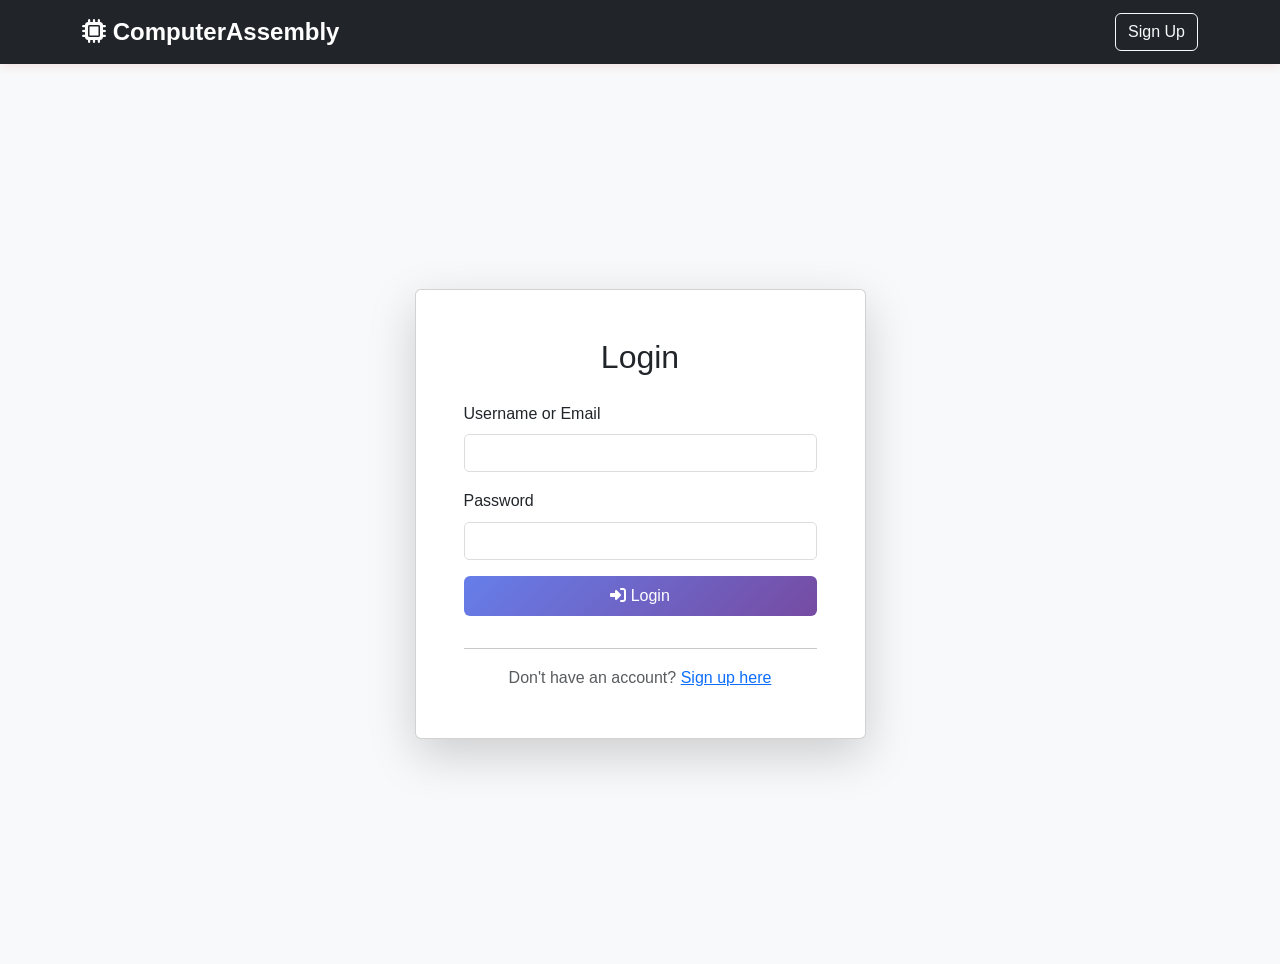
<file: computer-assembly/login.html>
<!DOCTYPE html>
<html lang="en">
<head>
    <meta charset="UTF-8">
    <meta name="viewport" content="width=device-width, initial-scale=1.0">
    <title>Login - ComputerAssembly</title>
    <link href="https://cdn.jsdelivr.net/npm/bootstrap@5.3.0/dist/css/bootstrap.min.css" rel="stylesheet">
    <link rel="stylesheet" href="https://cdnjs.cloudflare.com/ajax/libs/font-awesome/6.4.0/css/all.min.css">
    <link rel="stylesheet" href="css/style.css">
</head>
<body class="bg-light">
    <!-- Navigation -->
    <nav class="navbar navbar-expand-lg navbar-dark bg-dark">
        <div class="container">
            <a class="navbar-brand" href="index.html">
                <i class="fas fa-microchip"></i> ComputerAssembly
            </a>
            <a href="register.html" class="btn btn-outline-light ms-auto">Sign Up</a>
        </div>
    </nav>

    <div class="container">
        <div class="row justify-content-center align-items-center min-vh-100">
            <div class="col-md-5">
                <div class="card shadow-lg">
                    <div class="card-body p-5">
                        <h2 class="text-center mb-4">Login</h2>
                        
                        <div id="login-message" class="alert d-none" role="alert"></div>

                        <form id="loginForm">
                            <div class="mb-3">
                                <label for="username" class="form-label">Username or Email</label>
                                <input type="text" class="form-control" id="username" required>
                            </div>

                            <div class="mb-3">
                                <label for="password" class="form-label">Password</label>
                                <input type="password" class="form-control" id="password" required>
                            </div>

                            <button type="submit" class="btn btn-primary w-100 py-2 mb-3">
                                <i class="fas fa-sign-in-alt"></i> Login
                            </button>
                        </form>

                        <hr>

                        <p class="text-center text-muted mb-0">
                            Don't have an account? <a href="register.html">Sign up here</a>
                        </p>
                    </div>
                </div>
            </div>
        </div>
    </div>

    <script src="https://cdn.jsdelivr.net/npm/bootstrap@5.3.0/dist/js/bootstrap.bundle.min.js"></script>
    <script>
        document.getElementById('loginForm').addEventListener('submit', async (e) => {
            e.preventDefault();

            const username = document.getElementById('username').value;
            const password = document.getElementById('password').value;
            const messageDiv = document.getElementById('login-message');

            // Show loading state
            const submitBtn = e.target.querySelector('button[type="submit"]');
            submitBtn.disabled = true;
            submitBtn.innerHTML = '<i class="fas fa-spinner fa-spin"></i> Logging in...';

            try {
                const response = await fetch('api/login.php', {
                    method: 'POST',
                    headers: {
                        'Content-Type': 'application/json'
                    },
                    body: JSON.stringify({ username, password })
                });

                const data = await response.json();

                if (data.success) {
                    // Save user data to localStorage
                    localStorage.setItem('user', JSON.stringify(data.data));

                    // Show success message
                    messageDiv.className = 'alert alert-success d-block';
                    messageDiv.innerHTML = '<i class="fas fa-check-circle"></i> Login successful! Redirecting...';

                    // Redirect based on role
                    setTimeout(() => {
                        if (data.data.role === 'admin') {
                            window.location.href = 'admin/index.html';
                        } else {
                            window.location.href = 'shop.html';
                        }
                    }, 1500);

                } else {
                    messageDiv.className = 'alert alert-danger d-block';
                    messageDiv.innerHTML = '<i class="fas fa-exclamation-circle"></i> ' + data.message;

                    // Re-enable button on failure
                    submitBtn.disabled = false;
                    submitBtn.innerHTML = '<i class="fas fa-sign-in-alt"></i> Login';
                }

            } catch (error) {
                messageDiv.className = 'alert alert-danger d-block';
                messageDiv.innerHTML = '<i class="fas fa-exclamation-circle"></i> Connection error: ' + error.message;

                // Re-enable button on error
                submitBtn.disabled = false;
                submitBtn.innerHTML = '<i class="fas fa-sign-in-alt"></i> Login';
            }
        });
    </script>
</body>
</html>
</file>
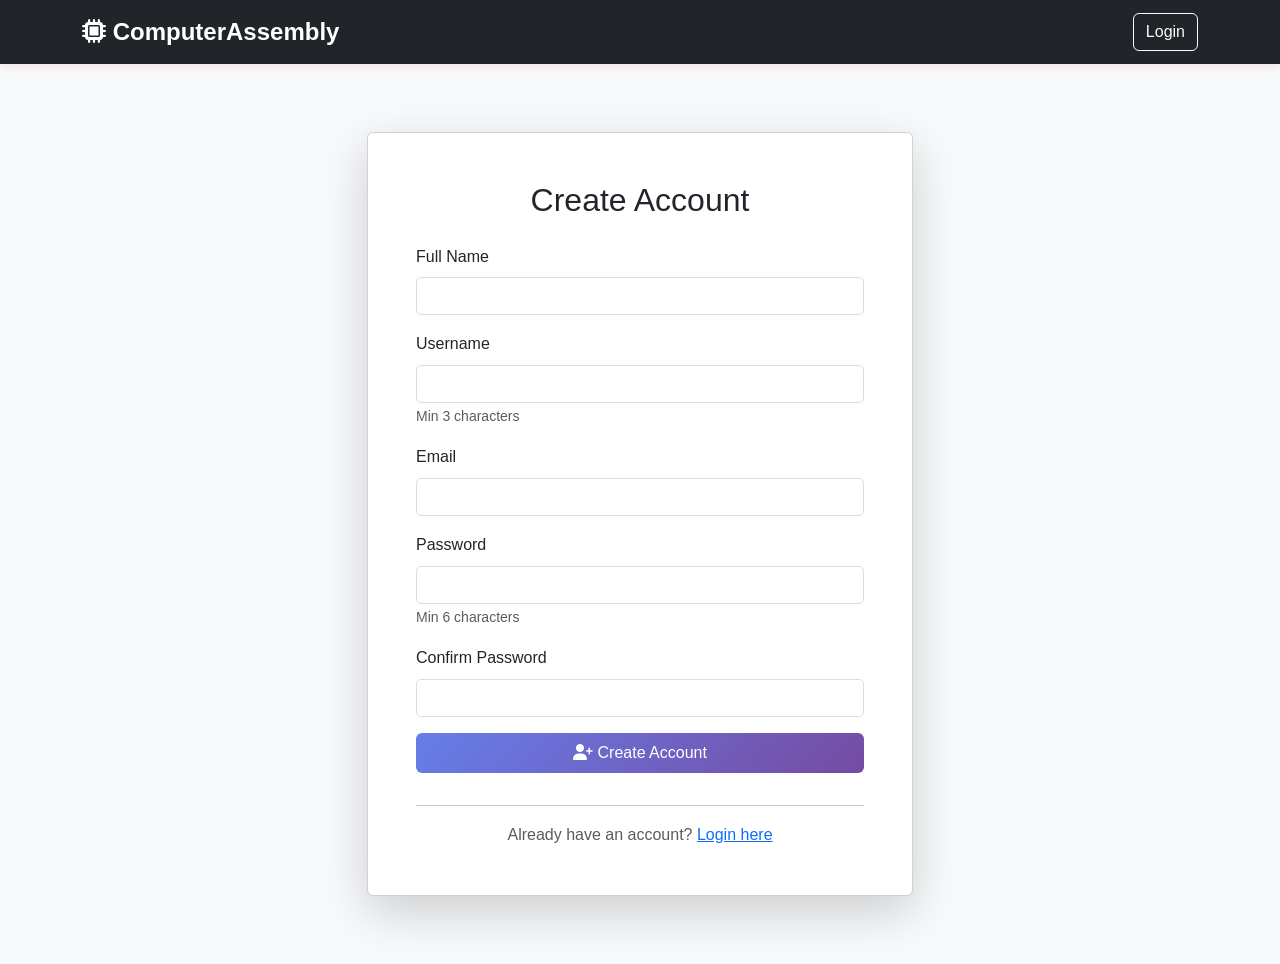
<file: computer-assembly/register.html>
<!DOCTYPE html>
<html lang="en">
<head>
    <meta charset="UTF-8">
    <meta name="viewport" content="width=device-width, initial-scale=1.0">
    <title>Register - ComputerAssembly</title>
    <link href="https://cdn.jsdelivr.net/npm/bootstrap@5.3.0/dist/css/bootstrap.min.css" rel="stylesheet">
    <link rel="stylesheet" href="https://cdnjs.cloudflare.com/ajax/libs/font-awesome/6.4.0/css/all.min.css">
    <link rel="stylesheet" href="css/style.css">
</head>
<body class="bg-light">
    <!-- Navigation -->
    <nav class="navbar navbar-expand-lg navbar-dark bg-dark">
        <div class="container">
            <a class="navbar-brand" href="index.html">
                <i class="fas fa-microchip"></i> ComputerAssembly
            </a>
            <a href="login.html" class="btn btn-outline-light ms-auto">Login</a>
        </div>
    </nav>

    <div class="container">
        <div class="row justify-content-center align-items-center min-vh-100">
            <div class="col-md-6">
                <div class="card shadow-lg">
                    <div class="card-body p-5">
                        <h2 class="text-center mb-4">Create Account</h2>
                        
                        <div id="register-message" class="alert d-none" role="alert"></div>

                        <form id="registerForm">
                            <div class="mb-3">
                                <label for="full_name" class="form-label">Full Name</label>
                                <input type="text" class="form-control" id="full_name">
                            </div>

                            <div class="mb-3">
                                <label for="reg_username" class="form-label">Username</label>
                                <input type="text" class="form-control" id="reg_username" required>
                                <small class="text-muted">Min 3 characters</small>
                            </div>

                            <div class="mb-3">
                                <label for="email" class="form-label">Email</label>
                                <input type="email" class="form-control" id="email" required>
                            </div>

                            <div class="mb-3">
                                <label for="reg_password" class="form-label">Password</label>
                                <input type="password" class="form-control" id="reg_password" required>
                                <small class="text-muted">Min 6 characters</small>
                            </div>

                            <div class="mb-3">
                                <label for="confirm_password" class="form-label">Confirm Password</label>
                                <input type="password" class="form-control" id="confirm_password" required>
                            </div>

                            <button type="submit" class="btn btn-primary w-100 py-2 mb-3">
                                <i class="fas fa-user-plus"></i> Create Account
                            </button>
                        </form>

                        <hr>

                        <p class="text-center text-muted mb-0">
                            Already have an account? <a href="login.html">Login here</a>
                        </p>
                    </div>
                </div>
            </div>
        </div>
    </div>

    <script src="https://cdn.jsdelivr.net/npm/bootstrap@5.3.0/dist/js/bootstrap.bundle.min.js"></script>
    <script>
        document.getElementById('registerForm').addEventListener('submit', async (e) => {
            e.preventDefault();
            
            const full_name = document.getElementById('full_name').value;
            const username = document.getElementById('reg_username').value;
            const email = document.getElementById('email').value;
            const password = document.getElementById('reg_password').value;
            const confirm_password = document.getElementById('confirm_password').value;
            const messageDiv = document.getElementById('register-message');

            try {
                const response = await fetch('api/register.php', {
                    method: 'POST',
                    headers: {
                        'Content-Type': 'application/json'
                    },
                    body: JSON.stringify({ 
                        full_name, 
                        username, 
                        email, 
                        password, 
                        confirm_password 
                    })
                });

                const data = await response.json();

                if (data.success) {
                    messageDiv.className = 'alert alert-success';
                    messageDiv.innerHTML = '<i class="fas fa-check-circle"></i> Registration successful! Redirecting to login...';
                    setTimeout(() => {
                        window.location.href = 'login.html';
                    }, 2000);
                } else {
                    messageDiv.className = 'alert alert-danger d-block';
                    messageDiv.innerHTML = '<i class="fas fa-exclamation-circle"></i> ' + data.message;
                }
            } catch (error) {
                messageDiv.className = 'alert alert-danger d-block';
                messageDiv.innerHTML = '<i class="fas fa-exclamation-circle"></i> Connection error: ' + error.message;
            }
        });
    </script>
</body>
</html>
</file>
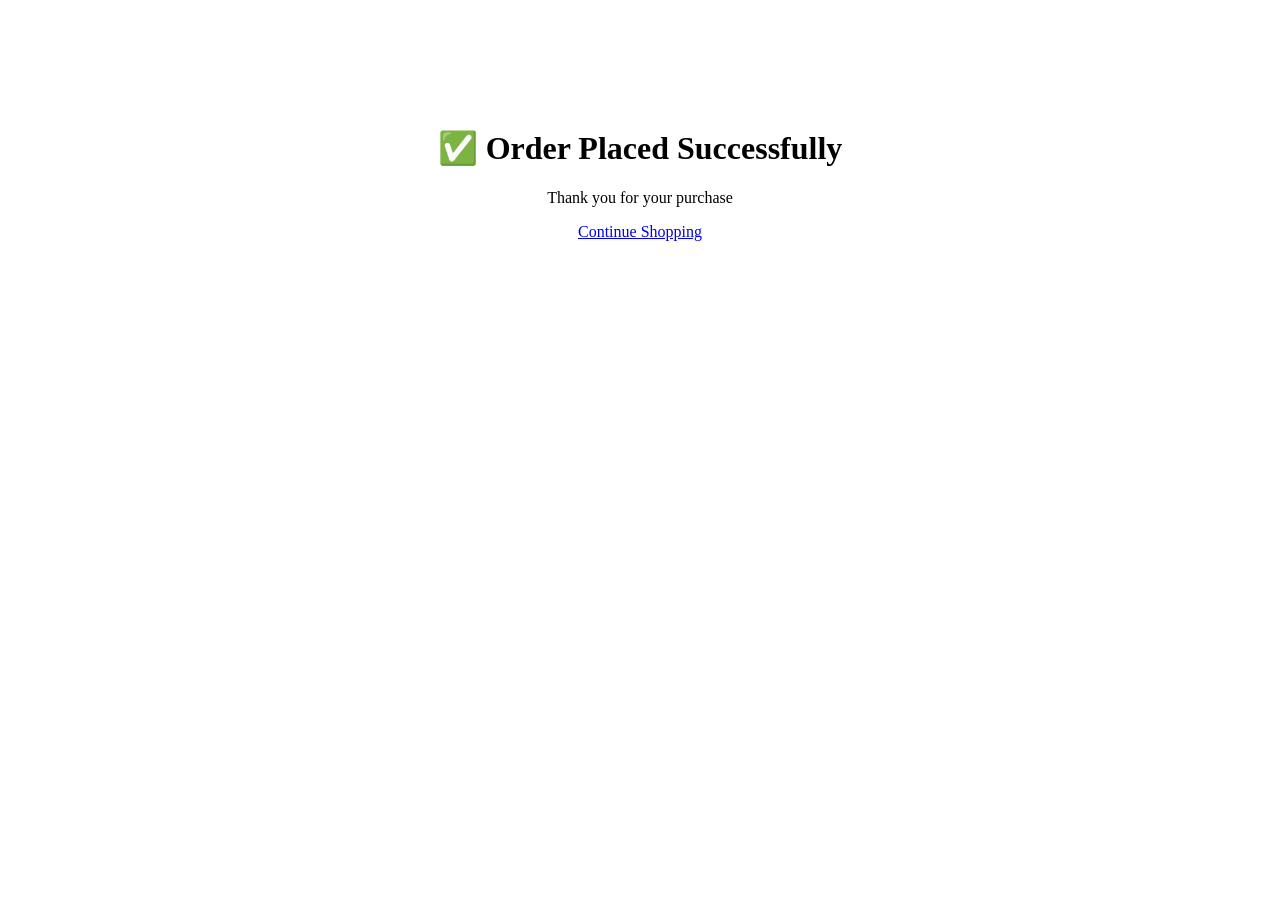
<file: computer-assembly/success.html>
<!DOCTYPE html>
<html>

<body style="text-align:center;padding:100px">

<h1>
✅ Order Placed Successfully
</h1>

<p>
Thank you for your purchase
</p>

<a href="index.html">
Continue Shopping
</a>

</body>

</html>
</file>
<file: computer-assembly/admin/css/admin.css>
/* ═══════════════════════ RESET & BASE ═══════════════════════ */
*, *::before, *::after { box-sizing: border-box; margin: 0; padding: 0; }

:root {
  --sidebar-w: 240px;
  --topbar-h: 60px;

  /* Sidebar */
  --sb-bg:    #0f172a;
  --sb-text:  #94a3b8;
  --sb-hover: #1e293b;
  --sb-active:#2563eb;
  --sb-logo:  #f8fafc;

  /* Content */
  --bg:       #f1f5f9;
  --surface:  #ffffff;
  --border:   #e2e8f0;
  --text:     #1e293b;
  --text-sub: #64748b;

  /* Accents */
  --blue:   #2563eb;
  --green:  #16a34a;
  --purple: #7c3aed;
  --orange: #ea580c;
  --red:    #dc2626;
  --yellow: #ca8a04;

  --radius: 10px;
  --shadow: 0 1px 3px rgba(0,0,0,.08), 0 1px 2px rgba(0,0,0,.06);
  --shadow-md: 0 4px 6px rgba(0,0,0,.07), 0 2px 4px rgba(0,0,0,.06);
}

body {
  font-family: -apple-system, BlinkMacSystemFont, 'Segoe UI', Roboto, sans-serif;
  background: var(--bg);
  color: var(--text);
  display: flex;
  min-height: 100vh;
  font-size: 14px;
}

/* ═══════════════════════ SIDEBAR ════════════════════════════ */
.sidebar {
  width: var(--sidebar-w);
  background: var(--sb-bg);
  display: flex;
  flex-direction: column;
  position: fixed;
  top: 0; left: 0; bottom: 0;
  z-index: 100;
  transition: transform .25s ease;
}

.sidebar-logo {
  height: var(--topbar-h);
  display: flex;
  align-items: center;
  gap: 10px;
  padding: 0 20px;
  color: var(--sb-logo);
  font-weight: 700;
  font-size: 16px;
  border-bottom: 1px solid rgba(255,255,255,.06);
}
.sidebar-logo i { color: var(--blue); font-size: 20px; }

.sidebar-nav { flex: 1; padding: 12px 0; overflow-y: auto; }
.sidebar-footer { padding: 12px 0; border-top: 1px solid rgba(255,255,255,.06); }

.nav-link {
  display: flex;
  align-items: center;
  gap: 12px;
  padding: 11px 20px;
  color: var(--sb-text);
  text-decoration: none;
  cursor: pointer;
  transition: background .15s, color .15s;
  font-size: 13.5px;
  border-left: 3px solid transparent;
}
.nav-link:hover { background: var(--sb-hover); color: #e2e8f0; }
.nav-link.active { background: var(--sb-hover); color: #fff; border-left-color: var(--blue); }
.nav-link.logout:hover { color: #f87171; }
.nav-link i { width: 18px; text-align: center; font-size: 15px; }

/* ═══════════════════════ MAIN WRAP ══════════════════════════ */
.main-wrap {
  margin-left: var(--sidebar-w);
  flex: 1;
  display: flex;
  flex-direction: column;
  min-height: 100vh;
}

/* ═══════════════════════ TOPBAR ═════════════════════════════ */
.topbar {
  height: var(--topbar-h);
  background: var(--surface);
  border-bottom: 1px solid var(--border);
  display: flex;
  align-items: center;
  padding: 0 24px;
  gap: 16px;
  position: sticky;
  top: 0;
  z-index: 50;
  box-shadow: var(--shadow);
}
.sidebar-toggle {
  background: none; border: none; cursor: pointer;
  font-size: 18px; color: var(--text-sub); padding: 4px;
  display: none;
}
.topbar-title { font-weight: 600; font-size: 16px; flex: 1; }
.topbar-right { display: flex; align-items: center; gap: 12px; }
.admin-badge {
  background: #eff6ff; color: var(--blue);
  padding: 4px 10px; border-radius: 20px; font-size: 12px; font-weight: 600;
}
.admin-name { color: var(--text-sub); font-size: 13px; }

/* ═══════════════════════ PAGES ══════════════════════════════ */
.page { display: none; padding: 24px; animation: fadeIn .2s ease; }
.page.active { display: block; }
@keyframes fadeIn { from { opacity: 0; transform: translateY(6px); } to { opacity: 1; transform: none; } }

.page-head {
  display: flex; align-items: center; justify-content: space-between;
  margin-bottom: 20px;
}
.page-head h2 { font-size: 20px; font-weight: 700; }

/* ═══════════════════════ STAT CARDS ═════════════════════════ */
.stat-grid {
  display: grid;
  grid-template-columns: repeat(4, 1fr);
  gap: 16px;
  margin-bottom: 24px;
}
.stat-card {
  background: var(--surface);
  border-radius: var(--radius);
  padding: 20px;
  display: flex;
  align-items: center;
  gap: 16px;
  box-shadow: var(--shadow);
  border-left: 4px solid transparent;
}
.stat-card.blue   { border-left-color: var(--blue);   }
.stat-card.green  { border-left-color: var(--green);  }
.stat-card.purple { border-left-color: var(--purple); }
.stat-card.orange { border-left-color: var(--orange); }

.stat-icon {
  width: 48px; height: 48px;
  border-radius: 12px;
  display: flex; align-items: center; justify-content: center;
  font-size: 20px;
}
.stat-card.blue   .stat-icon { background: #dbeafe; color: var(--blue);   }
.stat-card.green  .stat-icon { background: #dcfce7; color: var(--green);  }
.stat-card.purple .stat-icon { background: #ede9fe; color: var(--purple); }
.stat-card.orange .stat-icon { background: #ffedd5; color: var(--orange); }

.stat-val   { font-size: 22px; font-weight: 700; color: var(--text); }
.stat-label { font-size: 12px; color: var(--text-sub); margin-top: 2px; }

/* ═══════════════════════ DASH GRID ══════════════════════════ */
.dash-grid {
  display: grid;
  grid-template-columns: 2fr 1fr;
  gap: 16px;
}

/* ═══════════════════════ CARDS ══════════════════════════════ */
.card {
  background: var(--surface);
  border-radius: var(--radius);
  box-shadow: var(--shadow);
  overflow: hidden;
}
.table-card { overflow: visible; }
.card-head {
  padding: 16px 20px;
  border-bottom: 1px solid var(--border);
  font-weight: 600;
  font-size: 15px;
}

/* ═══════════════════════ FILTER BAR ═════════════════════════ */
.filter-bar {
  display: flex;
  gap: 10px;
  margin-bottom: 14px;
  flex-wrap: wrap;
}
.filter-input {
  flex: 1; min-width: 200px;
  padding: 8px 12px;
  border: 1px solid var(--border);
  border-radius: 8px;
  font-size: 13px;
  outline: none;
  background: var(--surface);
}
.filter-input:focus { border-color: var(--blue); box-shadow: 0 0 0 3px #dbeafe; }
.filter-select {
  padding: 8px 12px;
  border: 1px solid var(--border);
  border-radius: 8px;
  font-size: 13px;
  outline: none;
  background: var(--surface);
  cursor: pointer;
}
.filter-select:focus { border-color: var(--blue); }

/* ═══════════════════════ TABLES ═════════════════════════════ */
.table-wrap { overflow-x: auto; }
table { width: 100%; border-collapse: collapse; font-size: 13px; }
thead tr { background: #f8fafc; }
th {
  padding: 12px 14px;
  text-align: left;
  font-weight: 600;
  font-size: 12px;
  text-transform: uppercase;
  letter-spacing: .04em;
  color: var(--text-sub);
  border-bottom: 1px solid var(--border);
  white-space: nowrap;
}
td {
  padding: 11px 14px;
  border-bottom: 1px solid var(--border);
  vertical-align: middle;
}
tr:last-child td { border-bottom: none; }
tr:hover td { background: #f8fafc; }
.loading-row { text-align: center; color: var(--text-sub); padding: 32px; }

/* ═══════════════════════ BADGES ═════════════════════════════ */
.badge {
  display: inline-flex; align-items: center;
  padding: 3px 10px;
  border-radius: 20px;
  font-size: 11px;
  font-weight: 600;
  text-transform: capitalize;
}
.badge-pending    { background: #fef3c7; color: var(--yellow); }
.badge-processing { background: #dbeafe; color: var(--blue);   }
.badge-shipped    { background: #ede9fe; color: var(--purple); }
.badge-delivered  { background: #dcfce7; color: var(--green);  }
.badge-cancelled  { background: #fee2e2; color: var(--red);    }
.badge-admin      { background: #fee2e2; color: var(--red);    }
.badge-customer   { background: #f0fdf4; color: var(--green);  }

/* ═══════════════════════ BUTTONS ════════════════════════════ */
.btn {
  display: inline-flex; align-items: center; gap: 6px;
  padding: 8px 16px;
  border-radius: 8px;
  font-size: 13px;
  font-weight: 500;
  cursor: pointer;
  border: none;
  transition: all .15s;
}
.btn-primary { background: var(--blue);   color: #fff; }
.btn-primary:hover { background: #1d4ed8; }
.btn-danger  { background: var(--red);    color: #fff; }
.btn-danger:hover  { background: #b91c1c; }
.btn-ghost   { background: #f1f5f9; color: var(--text); border: 1px solid var(--border); }
.btn-ghost:hover   { background: #e2e8f0; }
.btn-icon {
  background: none; border: none; cursor: pointer;
  width: 30px; height: 30px; border-radius: 6px;
  font-size: 13px;
  display: inline-flex; align-items: center; justify-content: center;
  transition: background .15s;
}
.btn-icon:hover { background: var(--bg); }
.btn-icon.edit  { color: var(--blue);   }
.btn-icon.del   { color: var(--red);    }
.btn-icon.view  { color: var(--purple); }

/* ═══════════════════════ PAGINATION ═════════════════════════ */
.pagination {
  display: flex; gap: 4px; padding: 12px 16px;
  justify-content: flex-end;
}
.page-btn {
  padding: 6px 11px;
  border-radius: 6px;
  border: 1px solid var(--border);
  background: var(--surface);
  cursor: pointer;
  font-size: 12px;
  transition: all .15s;
}
.page-btn:hover   { background: #f1f5f9; }
.page-btn.active  { background: var(--blue); color: #fff; border-color: var(--blue); }

/* ═══════════════════════ STARS ══════════════════════════════ */
.stars { color: #f59e0b; letter-spacing: 1px; }

/* ═══════════════════════ PENDING LIST ═══════════════════════ */
.pending-list { padding: 16px; }
.pending-item {
  display: flex; align-items: center; gap: 12px;
  padding: 10px 0;
  border-bottom: 1px solid var(--border);
}
.pending-item:last-child { border-bottom: none; }
.pending-dot {
  width: 8px; height: 8px; border-radius: 50%; flex-shrink: 0;
}
.pending-dot.orange { background: var(--orange); }
.pending-dot.blue   { background: var(--blue); }
.pending-dot.red    { background: var(--red); }

/* ═══════════════════════ MODALS ═════════════════════════════ */
.modal-overlay {
  display: none;
  position: fixed; inset: 0;
  background: rgba(0,0,0,.5);
  z-index: 200;
  align-items: center;
  justify-content: center;
  backdrop-filter: blur(2px);
}
.modal-overlay.open { display: flex; }

.modal {
  background: var(--surface);
  border-radius: 14px;
  width: 90%;
  max-width: 560px;
  max-height: 90vh;
  overflow-y: auto;
  box-shadow: 0 20px 60px rgba(0,0,0,.3);
  animation: modalIn .2s ease;
}
.modal.modal-lg { max-width: 720px; }
.modal.modal-sm { max-width: 400px; }
@keyframes modalIn { from { transform: scale(.95); opacity: 0; } to { transform: scale(1); opacity: 1; } }

.modal-head {
  display: flex; align-items: center; justify-content: space-between;
  padding: 18px 24px;
  border-bottom: 1px solid var(--border);
}
.modal-head h3 { font-size: 16px; font-weight: 700; }
.modal-close {
  background: none; border: none; cursor: pointer;
  font-size: 22px; color: var(--text-sub); line-height: 1;
}
.modal-close:hover { color: var(--text); }

.modal-body { padding: 20px 24px; }
.modal-foot {
  display: flex; align-items: center; gap: 10px; justify-content: flex-end;
  padding: 14px 24px;
  border-top: 1px solid var(--border);
  background: #f8fafc;
  border-radius: 0 0 14px 14px;
}
.inline-label { font-size: 13px; color: var(--text-sub); margin-right: 4px; }

/* ═══════════════════════ FORMS ══════════════════════════════ */
.form-row { display: grid; grid-template-columns: 1fr 1fr; gap: 14px; margin-bottom: 14px; }
.form-group { display: flex; flex-direction: column; gap: 6px; }
.form-group.full { margin-bottom: 14px; }
.form-group label { font-size: 12px; font-weight: 600; color: var(--text-sub); text-transform: uppercase; letter-spacing: .04em; }
.form-group input,
.form-group select,
.form-group textarea {
  padding: 9px 12px;
  border: 1px solid var(--border);
  border-radius: 8px;
  font-size: 13px;
  outline: none;
  background: var(--surface);
  font-family: inherit;
  transition: border-color .15s;
}
.form-group input:focus,
.form-group select:focus,
.form-group textarea:focus { border-color: var(--blue); box-shadow: 0 0 0 3px #dbeafe; }
.form-group textarea { resize: vertical; }

/* ═══════════════════════ ORDER DETAIL ═══════════════════════ */
.order-detail-grid { display: grid; grid-template-columns: 1fr 1fr; gap: 16px; margin-bottom: 16px; }
.order-detail-block h4 { font-size: 12px; font-weight: 700; text-transform: uppercase; color: var(--text-sub); margin-bottom: 8px; }
.order-detail-block p  { font-size: 13px; line-height: 1.8; }
.order-items-title { font-size: 13px; font-weight: 600; margin-bottom: 8px; }
.order-item-row { display: flex; justify-content: space-between; padding: 8px 0; border-bottom: 1px solid var(--border); font-size: 13px; }
.order-item-row:last-child { border-bottom: none; }
.order-total { text-align: right; font-weight: 700; padding-top: 8px; font-size: 15px; }

/* ═══════════════════════ TOAST ══════════════════════════════ */
.toast {
  position: fixed;
  bottom: 24px; right: 24px;
  background: var(--text);
  color: #fff;
  padding: 12px 20px;
  border-radius: 10px;
  font-size: 13px;
  font-weight: 500;
  box-shadow: var(--shadow-md);
  z-index: 999;
  opacity: 0;
  transform: translateY(10px);
  transition: all .25s;
  pointer-events: none;
}
.toast.show { opacity: 1; transform: none; }
.toast.success { background: var(--green); }
.toast.error   { background: var(--red);   }

/* ═══════════════════════ STOCK CHIP ═════════════════════════ */
.stock-chip {
  display: inline-block;
  padding: 2px 8px;
  border-radius: 6px;
  font-size: 12px;
  font-weight: 600;
}
.stock-ok  { background: #dcfce7; color: var(--green); }
.stock-low { background: #fef3c7; color: var(--yellow); }
.stock-out { background: #fee2e2; color: var(--red); }

/* ═══════════════════════ RESPONSIVE ═════════════════════════ */
@media (max-width: 1024px) {
  .stat-grid { grid-template-columns: repeat(2, 1fr); }
  .dash-grid { grid-template-columns: 1fr; }
}

@media (max-width: 768px) {
  .sidebar { transform: translateX(-100%); }
  .sidebar.open { transform: none; }
  .main-wrap { margin-left: 0; }
  .sidebar-toggle { display: block; }
  .stat-grid { grid-template-columns: 1fr 1fr; }
  .form-row { grid-template-columns: 1fr; }
  .order-detail-grid { grid-template-columns: 1fr; }
}

@media (max-width: 480px) {
  .stat-grid { grid-template-columns: 1fr; }
  .topbar { padding: 0 14px; }
  .page { padding: 14px; }
}
</file>
<file: computer-assembly/css/style.css>
/* Main Styles */
:root {
    --primary-color: #667eea;
    --secondary-color: #764ba2;
    --success-color: #28a745;
    --danger-color: #dc3545;
    --light-bg: #f8f9fa;
}

body {
    font-family: 'Segoe UI', Tahoma, Geneva, Verdana, sans-serif;
    line-height: 1.6;
}

/* Navbar Styles */
.navbar-dark {
    box-shadow: 0 2px 10px rgba(193, 3, 3, 0.1);
}

.navbar-brand {
    font-weight: bold;
    font-size: 1.5rem;
}

/* Hero Section */
.hero {
    min-height: 500px;
    display: flex;
    align-items: center;
}

.hero h1 {
    font-weight: 700;
    line-height: 1.2;
}

/* Feature Cards */
.feature-card {
    background: white;
    border-radius: 10px;
    border: 1px solid #e0e0e0;
    transition: all 0.3s ease;
    cursor: pointer;
}

.feature-card:hover {
    transform: translateY(-5px);
    box-shadow: 0 10px 25px rgba(0, 0, 0, 0.1);
    border-color: var(--primary-color);
}

.feature-card h4 {
    font-weight: 600;
    color: #333;
}

/* Product Cards */
.product-card {
    border: 1px solid #e0e0e0;
    border-radius: 10px;
    overflow: hidden;
    transition: all 0.3s ease;
    cursor: pointer;
    display: flex;
    flex-direction: column;
    height: 100%;
}

.product-card:hover {
    transform: translateY(-10px);
    box-shadow: 0 15px 35px rgba(0, 0, 0, 0.15);
}

.product-image {
    height: 250px;
    background: var(--light-bg);
    display: flex;
    align-items: center;
    justify-content: center;
    font-size: 48px;
    color: #ccc;
    overflow: hidden;
}

.product-card img {
    width: 100%;
    height: 100%;
    object-fit: cover;
}

.product-info {
    padding: 15px;
    flex-grow: 1;
    display: flex;
    flex-direction: column;
}

.product-name {
    font-weight: 600;
    color: #333;
    margin-bottom: 5px;
    min-height: 50px;
}

.product-brand {
    font-size: 0.85rem;
    color: #666;
    margin-bottom: 10px;
}

.product-price {
    font-size: 1.5rem;
    font-weight: 700;
    color: var(--primary-color);
    margin-bottom: 10px;
}

.product-rating {
    font-size: 0.85rem;
    color: #f39c12;
    margin-bottom: 10px;
}

.btn-add-cart {
    background: linear-gradient(135deg, var(--primary-color) 0%, var(--secondary-color) 100%);
    border: none;
    color: white;
    font-weight: 600;
    transition: all 0.3s ease;
}

.btn-add-cart:hover {
    transform: scale(1.02);
    box-shadow: 0 5px 15px rgba(102, 126, 234, 0.4);
}

/* Filters */
.filter-group {
    margin-bottom: 25px;
}

.filter-group label {
    font-weight: 600;
    margin-bottom: 10px;
}

.filter-checkbox {
    cursor: pointer;
}

/* Pagination */
.pagination {
    margin-top: 30px;
}

.page-link {
    color: var(--primary-color);
    border-color: var(--primary-color);
}

.page-link:hover {
    background-color: var(--primary-color);
    border-color: var(--primary-color);
}

.page-link.active {
    background-color: var(--primary-color);
    border-color: var(--primary-color);
}

/* Modal Styles */
.modal-header {
    background: linear-gradient(135deg, var(--primary-color) 0%, var(--secondary-color) 100%);
    color: white;
}

.modal-header .btn-close {
    filter: brightness(0) invert(1);
}

/* Cart Page */
.cart-item {
    padding: 15px 0;
    border-bottom: 1px solid #e0e0e0;
}

.cart-item:last-child {
    border-bottom: none;
}

.cart-item-image {
    width: 80px;
    height: 80px;
    background: var(--light-bg);
    border-radius: 5px;
    display: flex;
    align-items: center;
    justify-content: center;
    font-size: 32px;
    color: #ccc;
}

.cart-item-details h5 {
    font-weight: 600;
    margin-bottom: 5px;
}

.cart-item-details p {
    margin-bottom: 0;
    color: #666;
    font-size: 0.9rem;
}

.quantity-input {
    width: 80px;
}

/* Buttons */
.btn-primary {
    background: linear-gradient(135deg, var(--primary-color) 0%, var(--secondary-color) 100%);
    border: none;
}

.btn-primary:hover {
    background: linear-gradient(135deg, #5568d3 0%, #6b3f8f 100%);
}

/* Footer */
footer {
    background: #1a1a1a;
    margin-top: auto;
}

footer h5 {
    font-weight: 600;
    margin-bottom: 15px;
}

/* Responsive */
@media (max-width: 768px) {
    .hero h1 {
        font-size: 2rem;
    }

    .product-card {
        margin-bottom: 20px;
    }

    .col-lg-3 {
        margin-bottom: 30px;
    }
}

/* Loading Spinner */
.spinner-border {
    width: 3rem;
    height: 3rem;
}

/* Alerts */
.alert {
    border-radius: 10px;
    border: none;
}

.alert-danger {
    background-color: #f8d7da;
    color: #721c24;
}

.alert-success {
    background-color: #d4edda;
    color: #155724;
}

/* Badge */
.badge {
    padding: 0.5rem 0.75rem;
    font-weight: 600;
}

/* Table */
.table {
    vertical-align: middle;
}

.table th {
    border: none;
    font-weight: 600;
    background-color: var(--light-bg);
}

/* Input */
.form-control, .form-select {
    border-radius: 5px;
    border: 1px solid #ddd;
}

.form-control:focus, .form-select:focus {
    border-color: var(--primary-color);
    box-shadow: 0 0 0 0.2rem rgba(102, 126, 234, 0.25);
}

/* Animation */
@keyframes fadeIn {
    from {
        opacity: 0;
        transform: translateY(10px);
    }
    to {
        opacity: 1;
        transform: translateY(0);
    }
}

.product-card {
    animation: fadeIn 0.3s ease-in-out;
}

/* Utility */
.min-vh-100 {
    min-height: 100vh;
}

.text-primary {
    color: var(--primary-color) !important;
}

.bg-gradient {
    background: linear-gradient(135deg, var(--primary-color) 0%, var(--secondary-color) 100%);
}

/* Cart Count Badge */
#cart-count {
    background-color: #dc3545;
    padding: 2px 6px;
    border-radius: 12px;
    font-size: 0.75rem;
}
</file>
